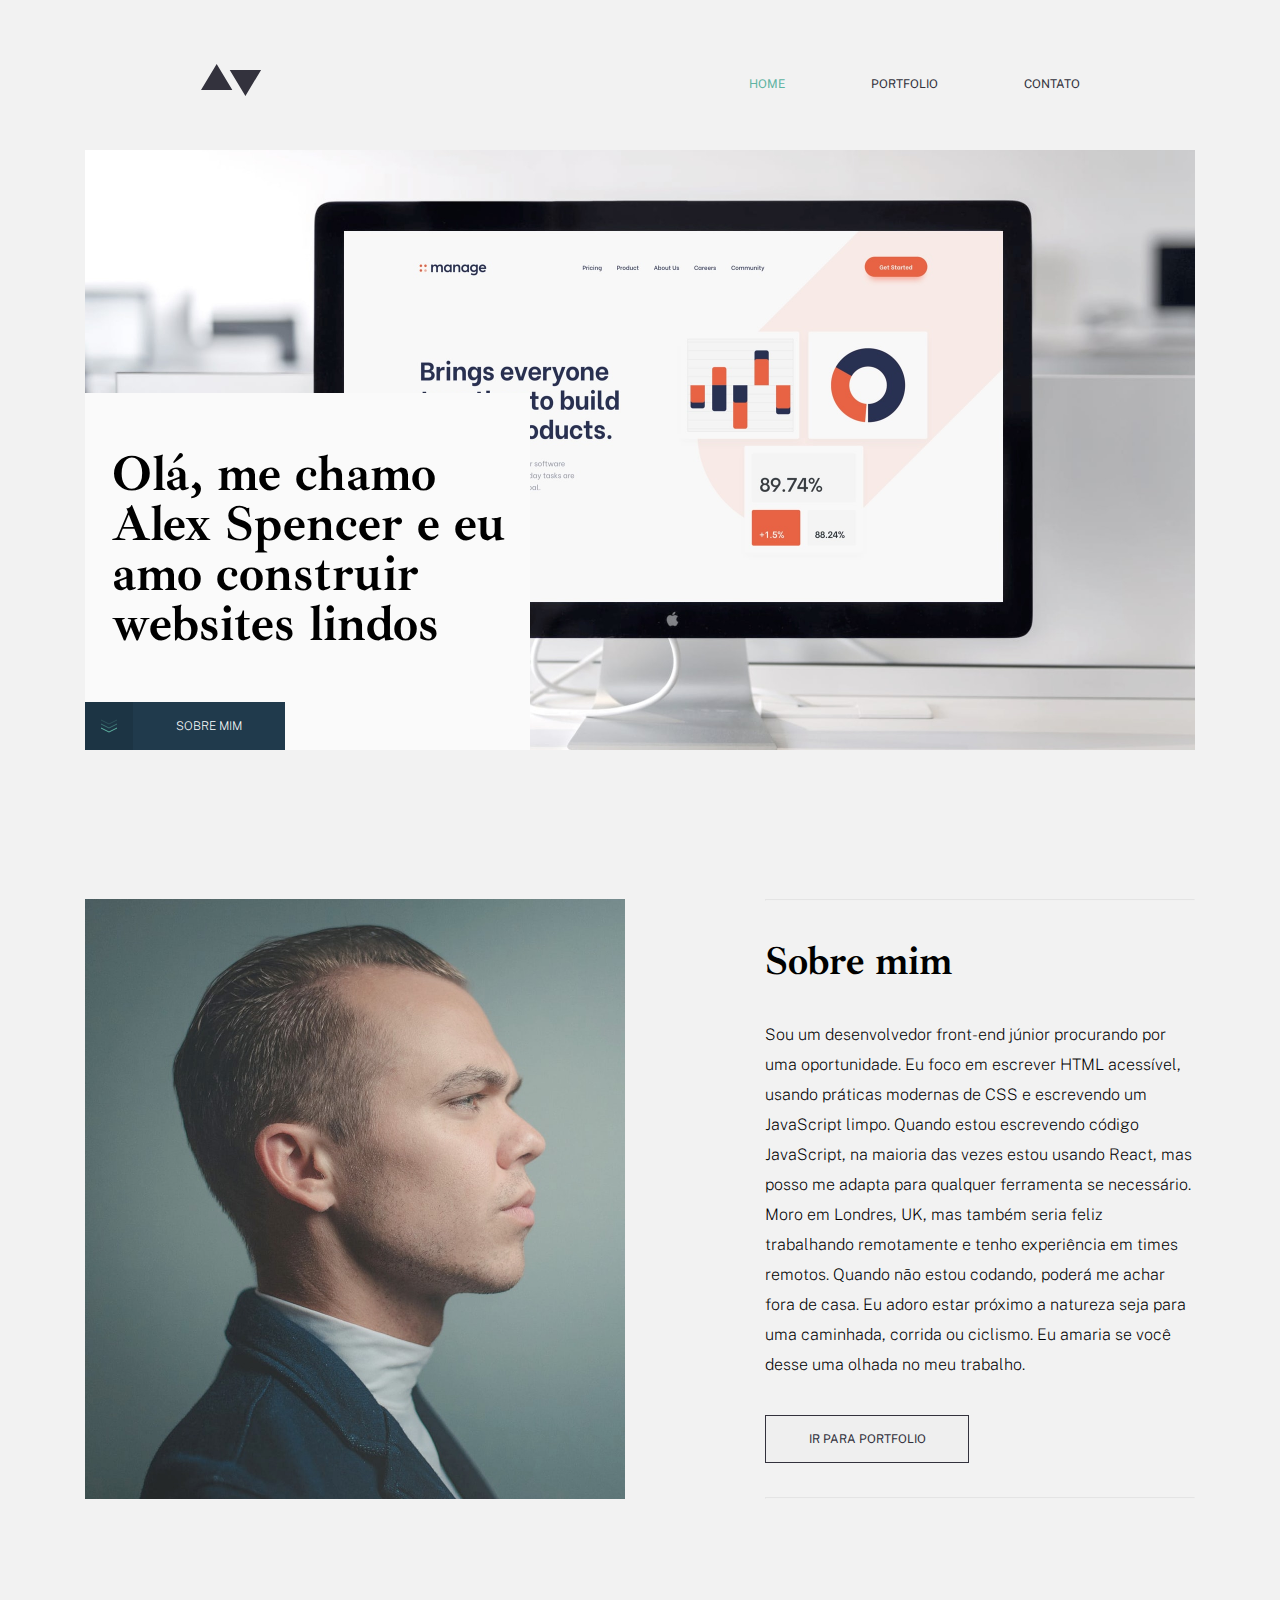
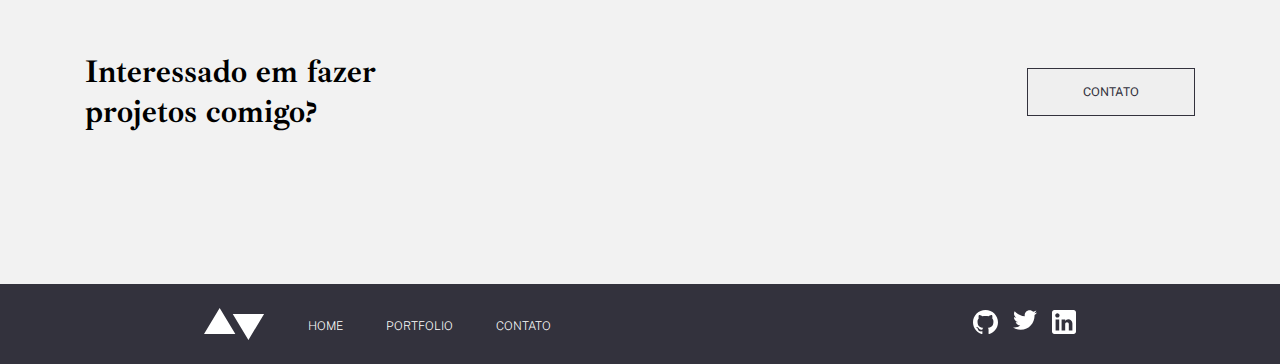
<file: index.html>
<!DOCTYPE html>
<html lang="en">

<head>
    <meta charset="UTF-8">
    <meta http-equiv="X-UA-Compatible" content="IE=edge">
    <meta name="viewport" content="width=device-width, initial-scale=1.0">
    <link rel="preconnect" href="https://fonts.googleapis.com">
    <link rel="preconnect" href="https://fonts.gstatic.com" crossorigin>
    <link
        href="https://fonts.googleapis.com/css2?family=Ibarra+Real+Nova:wght@400;500;600;700&family=Public+Sans:wght@100;200;300;400;500;600;700;800;900&display=swap"
        rel="stylesheet">
    <link rel="stylesheet" href="./css/global.css">
    <link rel="stylesheet" href="./pages/home/style.css">
    <title>Home</title>
</head>

<body>
    <header>
        <div class="logo">
            <img src="./assets/logo-dark.svg">
        </div>
        <nav>
            <ul>
                <li><a href="./index.html" style="color: rgba(95, 180, 162, 1);">HOME</a></li>
                <li><a href="./pages/portfolio/index.html">PORTFOLIO</a></li>
                <li><a href="./pages/contato/index.html">CONTATO</a></li>
            </ul>
        </nav>
    </header>

    <main>
        <div class="principal">
            <div class="box">
                <div class="tittle">
                    <h1>Olá, me chamo Alex Spencer e eu amo construir websites lindos</h1>
                </div>
                <div class="box-button">
                    <a href="#about">
                        <div class="icon">
                            <svg xmlns="http://www.w3.org/2000/svg" width="16" height="14">
                                <g fill="none" fill-rule="evenodd" stroke="#5FB4A2">
                                    <path d="M0 9l8 4 8-4" />
                                    <path opacity=".5" d="M0 5l8 4 8-4" />
                                    <path opacity=".25" d="M0 1l8 4 8-4" />
                                </g>
                            </svg>
                        </div>
                        <div class="text">
                            <span>SOBRE MIM</span>
                        </div>
                    </a>
                </div>
            </div>
        </div>

        <div class="about">
            <div class="photo">
                <img src="./assets/home/image-homepage-profile.jpg">
            </div>
            <div class="sobre-mim">
                <hr>
                <div class="tittle-sobre" id="about">
                    <h2>Sobre mim</h2>
                </div>
                <div class="text-sobre">
                    <span>Sou um desenvolvedor front-end júnior procurando por uma oportunidade. Eu foco em escrever
                        HTML acessível, usando práticas modernas de CSS e escrevendo um JavaScript limpo. Quando estou
                        escrevendo código JavaScript, na maioria das vezes estou usando React, mas posso me adapta para
                        qualquer ferramenta se necessário. Moro em Londres, UK, mas também seria feliz trabalhando
                        remotamente e tenho experiência em times remotos. Quando não estou codando, poderá me achar fora
                        de casa. Eu adoro estar próximo a natureza seja para uma caminhada, corrida ou ciclismo. Eu
                        amaria se você desse uma olhada no meu trabalho.</span>
                </div>
                <a href="../portfolio/index.html">
                    <button class="button-portfolio">
                        IR PARA PORTFOLIO</button>
                </a>

                <hr>
            </div>
        </div>

        <div class="contacts">
            <div class="contact-tittle">
                <h1>Interessado em fazer projetos comigo?</h1>
            </div>
            <a href="../contato/index.html">
                <button class="contact-button">
                    CONTATO
                </button>
            </a>
        </div>
    </main>

    <footer>
        <nav>
            <img src="./assets/logo-light.svg">
            <ul>
                <li><a href="./index.html">HOME</a></li>
                <li><a href="./pages/portfolio/index.html">PORTFOLIO</a></li>
                <li><a href="./pages/contato/index.html">CONTATO</a></li>
            </ul>
        </nav>
        <div class="social">
            <ul>
                <li><a href=""><img src="./assets/icons/github-light.svg"></a></li>
                <li><a href=""><img src="./assets/icons/twitter-light.svg"></a></li>
                <li><a href=""><img src="./assets/icons/linkedin-light.svg"></a></li>
            </ul>
        </div>
    </footer>

</body>

</html>
</file>
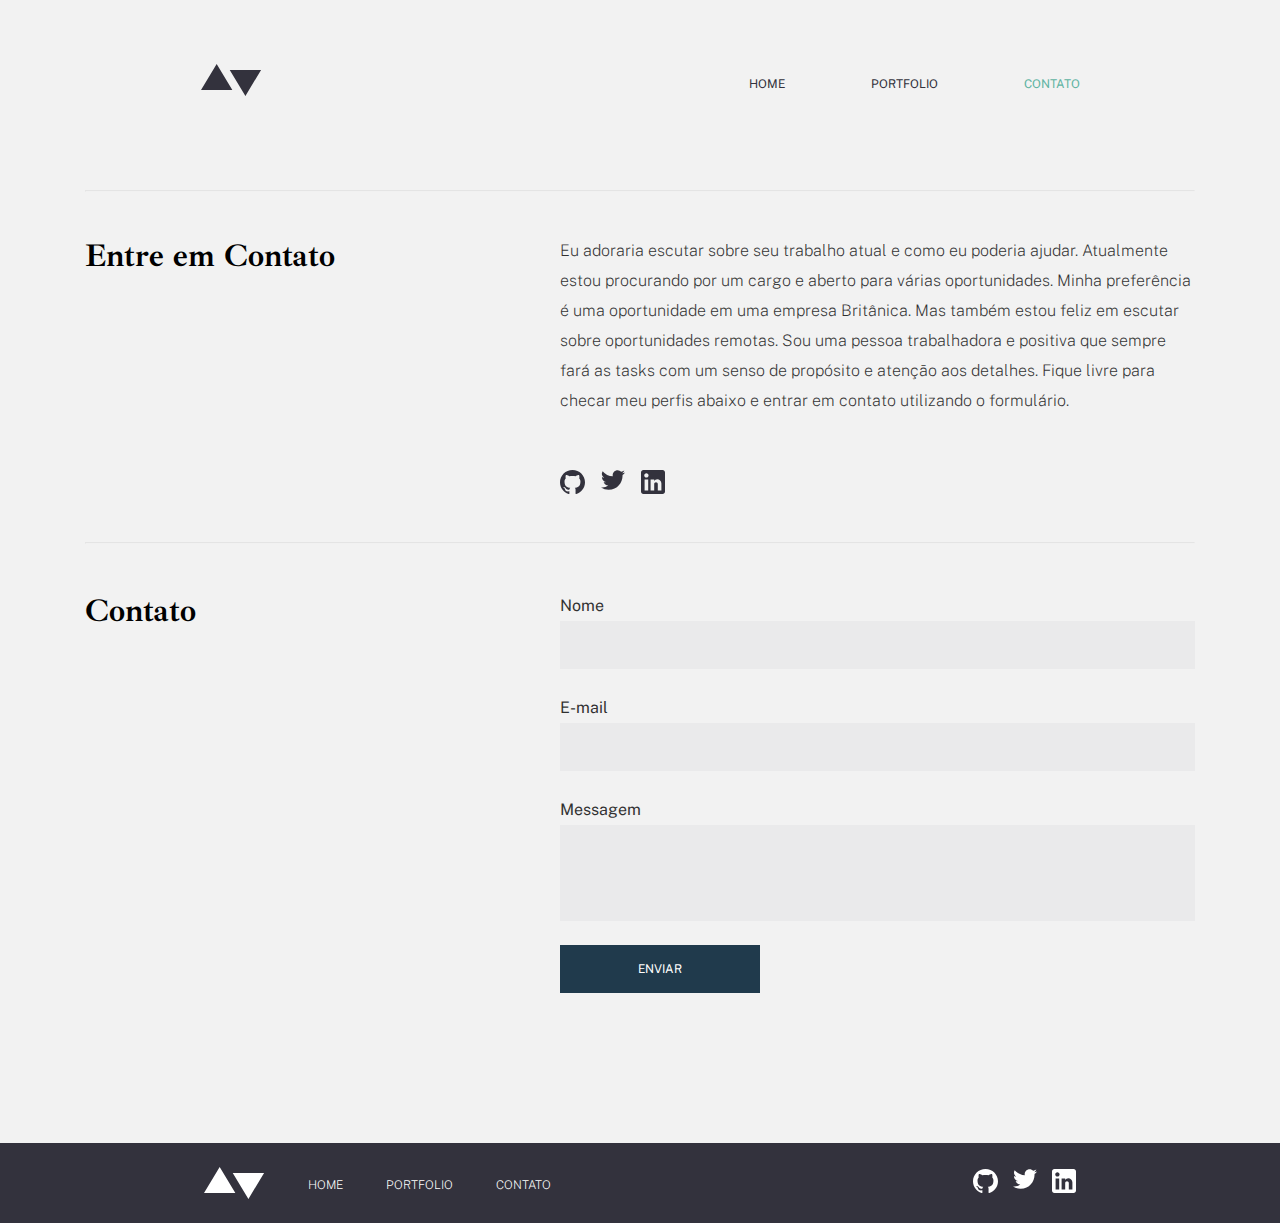
<file: pages/contato/index.html>
<!DOCTYPE html>
<html lang="en">

<head>
    <meta charset="UTF-8">
    <meta http-equiv="X-UA-Compatible" content="IE=edge">
    <meta name="viewport" content="width=device-width, initial-scale=1.0">
    <link rel="preconnect" href="https://fonts.googleapis.com">
    <link rel="preconnect" href="https://fonts.gstatic.com" crossorigin>
    <link
        href="https://fonts.googleapis.com/css2?family=Ibarra+Real+Nova:wght@400;500;600;700&family=Public+Sans:wght@100;200;300;400;500;600;700;800;900&display=swap"
        rel="stylesheet">
    <link rel="stylesheet" href="../../css/global.css">
    <link rel="stylesheet" href="../contato/style.css">
    <title>Contato</title>
</head>

<body>
    <header>
        <div class="logo">
            <img src="../../assets/logo-dark.svg">
        </div>
        <nav>
            <ul>
                <li><a href="../../index.html">HOME</a></li>
                <li><a href="../portfolio/index.html">PORTFOLIO</a></li>
                <li><a href="../contato/index.html" style="color: rgba(95, 180, 162, 1);">CONTATO</a></li>
            </ul>
        </nav>
    </header>

    <main>
        <div class="hero">
            <hr>
            <div class="hero-row">
                <div class="hero-tittle">
                    <h1>Entre em Contato</h1>
                </div>
                <div class="hero-text">
                    <span>Eu adoraria escutar sobre seu trabalho atual e como eu poderia ajudar. Atualmente estou
                        procurando por um cargo e aberto para várias oportunidades. Minha preferência é uma oportunidade
                        em uma empresa Britânica. Mas também estou feliz em escutar sobre oportunidades remotas. Sou uma
                        pessoa trabalhadora e positiva que sempre fará as tasks com um senso de propósito e atenção aos
                        detalhes. Fique livre para checar meu perfis abaixo e entrar em contato utilizando o
                        formulário.</span>
                    <div class="social">
                        <ul>
                            <li><a href=""><img src="../../assets/icons/github-dark.svg"></a></li>
                            <li><a href=""><img src="../../assets/icons/twitter-dark.svg"></a></li>
                            <li><a href=""><img src="../../assets/icons/linkedin-dark.svg"></a></li>
                        </ul>
                    </div>
                </div>
            </div>
            <hr>
        </div>

        <div class="message-box">
            <div class="message-row">
                <div class="message-tittle">
                    <h1>Contato</h1>
                </div>
                <div class="message-input">
                    <div class="message-name">
                        <span>Nome</span>
                        <input>
                    </div>
                    <div class="message-email">
                        <span>E-mail</span>

                        <input>
                    </div>
                    <div class="message-description">
                        <span>Messagem</span>
                        <input class="input-two">
                    </div>
                    <div class="message-button">
                        <a href=""><button>ENVIAR</button></a>
                    </div>
                </div>
            </div>
        </div>
    </main>

    <footer>
        <nav>
            <img src="../../assets/logo-light.svg">
            <ul>
                <li><a href="../../index.html">HOME</a></li>
                <li><a href="../portfolio/index.html">PORTFOLIO</a></li>
                <li><a href="../contato/index.html">CONTATO</a></li>
            </ul>
        </nav>
        <div class="social">
            <ul>
                <li><a href=""><img src="../../assets/icons/github-light.svg"></a></li>
                <li><a href=""><img src="../../assets/icons/twitter-light.svg"></a></li>
                <li><a href=""><img src="../../assets/icons/linkedin-light.svg"></a></li>
            </ul>
        </div>
    </footer>

</body>

</html>
</file>
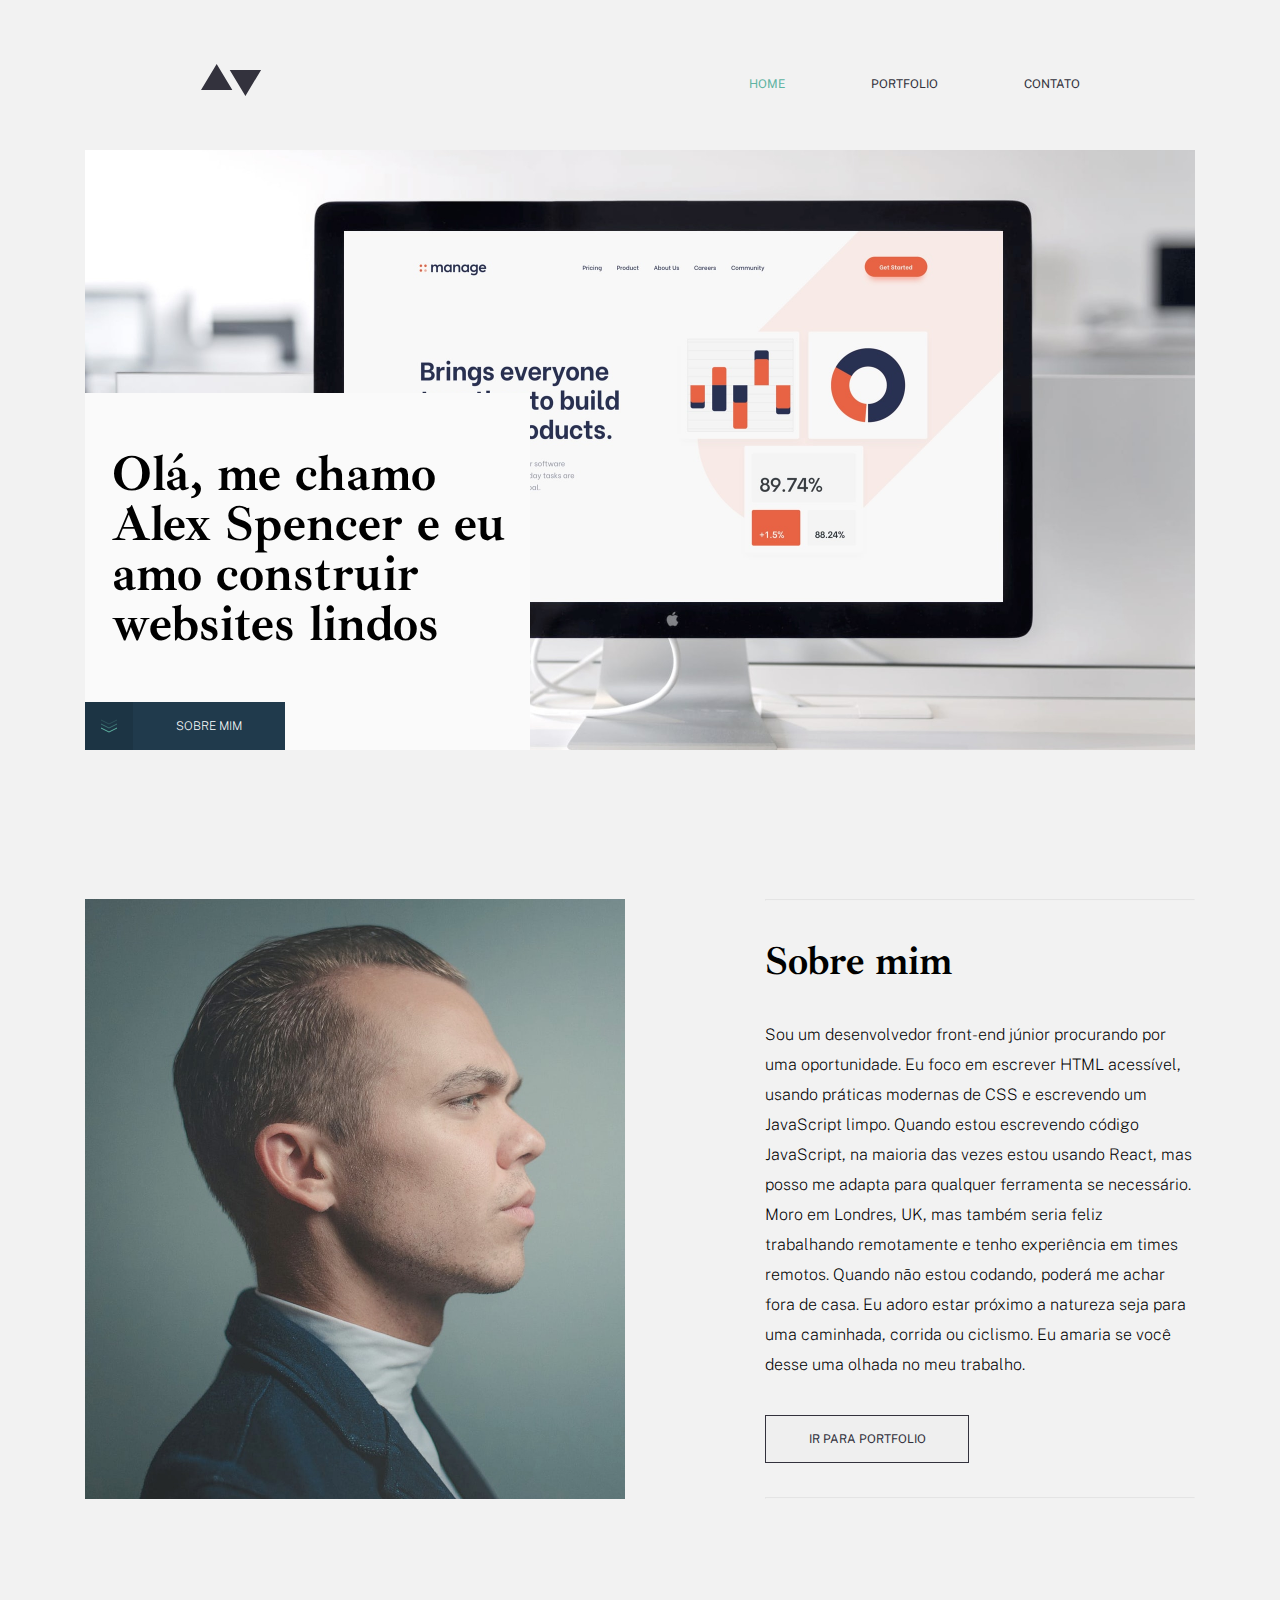
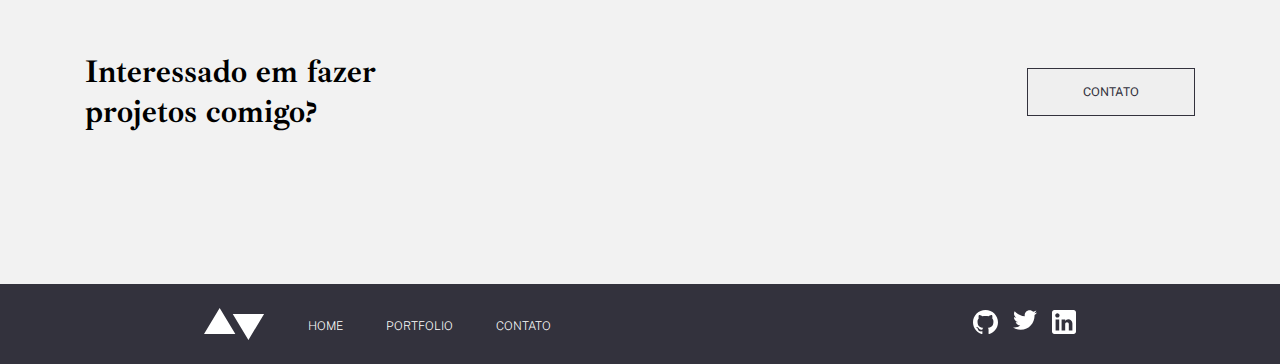
<file: pages/home/index.html>
<!DOCTYPE html>
<html lang="en">

<head>
    <meta charset="UTF-8">
    <meta http-equiv="X-UA-Compatible" content="IE=edge">
    <meta name="viewport" content="width=device-width, initial-scale=1.0">
    <link rel="preconnect" href="https://fonts.googleapis.com">
    <link rel="preconnect" href="https://fonts.gstatic.com" crossorigin>
    <link
        href="https://fonts.googleapis.com/css2?family=Ibarra+Real+Nova:wght@400;500;600;700&family=Public+Sans:wght@100;200;300;400;500;600;700;800;900&display=swap"
        rel="stylesheet">
    <link rel="stylesheet" href="../../css/global.css">
    <link rel="stylesheet" href="../home/style.css">
    <title>Home</title>
</head>

<body>
    <header>
        <div class="logo">
            <img src="../../assets/logo-dark.svg">
        </div>
        <nav>
            <ul>
                <li><a href="../home/index.html" style="color: rgba(95, 180, 162, 1);">HOME</a></li>
                <li><a href="../portfolio/index.html">PORTFOLIO</a></li>
                <li><a href="../contato/index.html">CONTATO</a></li>
            </ul>
        </nav>
    </header>

    <main>
        <div class="principal">
            <div class="box">
                <div class="tittle">
                    <h1>Olá, me chamo Alex Spencer e eu amo construir websites lindos</h1>
                </div>
                <div class="box-button">
                    <a href="#about">
                        <div class="icon">
                            <svg xmlns="http://www.w3.org/2000/svg" width="16" height="14">
                                <g fill="none" fill-rule="evenodd" stroke="#5FB4A2">
                                    <path d="M0 9l8 4 8-4" />
                                    <path opacity=".5" d="M0 5l8 4 8-4" />
                                    <path opacity=".25" d="M0 1l8 4 8-4" />
                                </g>
                            </svg>
                        </div>
                        <div class="text">
                            <span>SOBRE MIM</span>
                        </div>
                    </a>
                </div>
            </div>
        </div>

        <div class="about">
            <div class="photo">
                <img src="../../assets/home/image-homepage-profile.jpg">
            </div>
            <div class="sobre-mim">
                <hr>
                <div class="tittle-sobre" id="about">
                    <h2>Sobre mim</h2>
                </div>
                <div class="text-sobre">
                    <span>Sou um desenvolvedor front-end júnior procurando por uma oportunidade. Eu foco em escrever
                        HTML acessível, usando práticas modernas de CSS e escrevendo um JavaScript limpo. Quando estou
                        escrevendo código JavaScript, na maioria das vezes estou usando React, mas posso me adapta para
                        qualquer ferramenta se necessário. Moro em Londres, UK, mas também seria feliz trabalhando
                        remotamente e tenho experiência em times remotos. Quando não estou codando, poderá me achar fora
                        de casa. Eu adoro estar próximo a natureza seja para uma caminhada, corrida ou ciclismo. Eu
                        amaria se você desse uma olhada no meu trabalho.</span>
                </div>
                <a href="../portfolio/index.html">
                    <button class="button-portfolio">
                        IR PARA PORTFOLIO</button>
                </a>

                <hr>
            </div>
        </div>

        <div class="contacts">
            <div class="contact-tittle">
                <h1>Interessado em fazer projetos comigo?</h1>
            </div>
            <a href="../contato/index.html">
                <button class="contact-button">
                    CONTATO
                </button>
            </a>
        </div>
    </main>

    <footer>
        <nav>
            <img src="../../assets/logo-light.svg">
            <ul>
                <li><a href="../home/index.html">HOME</a></li>
                <li><a href="../portfolio/index.html">PORTFOLIO</a></li>
                <li><a href="../contato/index.html">CONTATO</a></li>
            </ul>
        </nav>
        <div class="social">
            <ul>
                <li><a href=""><img src="../../assets/icons/github-light.svg"></a></li>
                <li><a href=""><img src="../../assets/icons/twitter-light.svg"></a></li>
                <li><a href=""><img src="../../assets/icons/linkedin-light.svg"></a></li>
            </ul>
        </div>
    </footer>

</body>

</html>
</file>
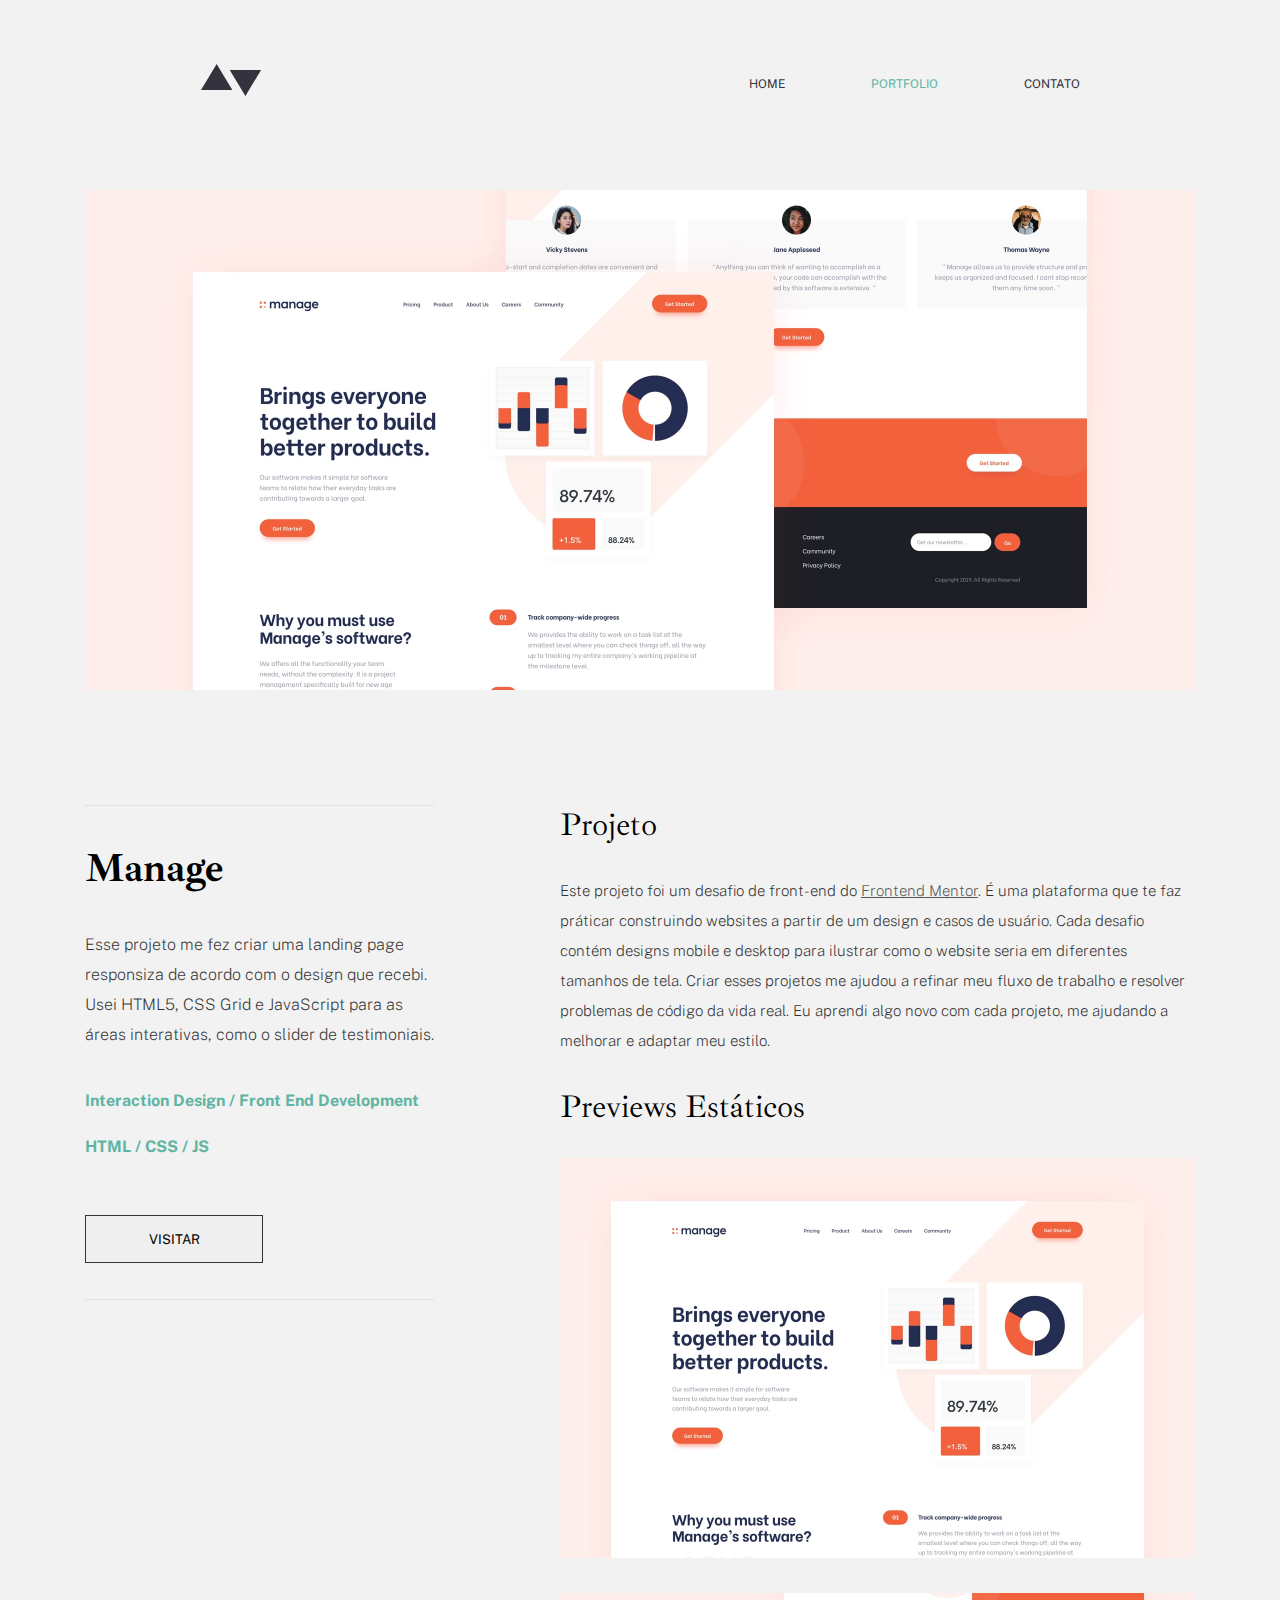
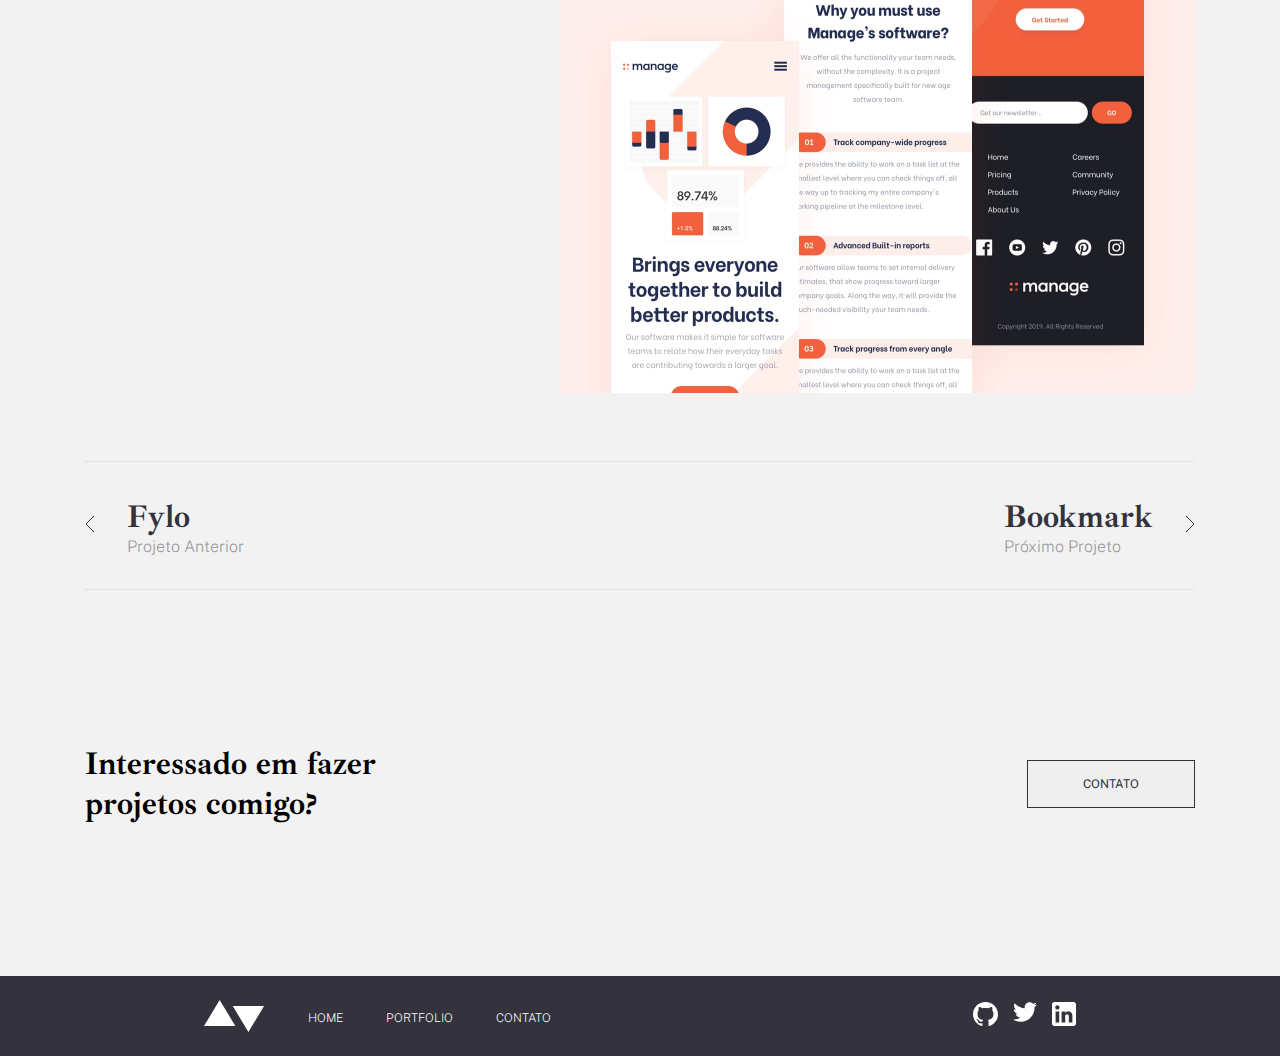
<file: pages/portfolio-01-manage/index.html>
<!DOCTYPE html>
<html lang="en">

<head>
    <meta charset="UTF-8">
    <meta http-equiv="X-UA-Compatible" content="IE=edge">
    <meta name="viewport" content="width=device-width, initial-scale=1.0">
    <link rel="preconnect" href="https://fonts.googleapis.com">
    <link rel="preconnect" href="https://fonts.gstatic.com" crossorigin>
    <link
        href="https://fonts.googleapis.com/css2?family=Ibarra+Real+Nova:wght@400;500;600;700&family=Public+Sans:wght@100;200;300;400;500;600;700;800;900&display=swap"
        rel="stylesheet">
    <link rel="stylesheet" href="../../css/global.css">
    <link rel="stylesheet" href="../portfolio-01-manage/style.css">
    <title>Portfolio - Manage</title>
</head>

<body>
    <header>
        <div class="logo">
            <img src="../../assets/logo-dark.svg">
        </div>
        <nav>
            <ul>
                <li><a href="../../index.html">HOME</a></li>
                <li><a href="../portfolio/index.html" style="color: rgba(95, 180, 162, 1);">PORTFOLIO</a></li>
                <li><a href="../contato/index.html">CONTATO</a></li>
            </ul>
        </nav>
    </header>

    <main>
        <div class="hero">
            <img src="../../assets/portfolio/manage/image-manage-hero.jpg">
        </div>
        <div class="project">
            <div class="project-row">
                <div class="project-first">
                    <hr>
                    <h3>Manage</h3>
                    <span>
                        Esse projeto me fez criar uma landing page responsiza de acordo com o design que recebi. Usei
                        HTML5, CSS Grid e JavaScript para as áreas interativas, como o slider de testimoniais.
                    </span>
                    <div>
                        <p><b>Interaction Design / Front End Development</b></p>
                        <p><b> HTML / CSS / JS</b></p>
                    </div>
                    <a href="../portfolio/index.html"><button>VISITAR</button></a>
                    <hr>
                </div>
                <div class="project-second">
                    <div>
                        <h3>Projeto</h3>
                    </div>
                    <div>
                        <span>
                            Este projeto foi um desafio de front-end do <span
                                style="text-decoration: underline;">Frontend Mentor</span>. É uma plataforma que te faz
                            práticar construindo websites a partir de um design e casos de usuário. Cada desafio contém
                            designs mobile e desktop para ilustrar como o website seria em diferentes tamanhos de tela.
                            Criar esses projetos me ajudou a refinar meu fluxo de trabalho e resolver problemas de
                            código da vida real. Eu aprendi algo novo com cada projeto, me ajudando a melhorar e adaptar
                            meu estilo.
                        </span>
                    </div>
                    <div>
                        <h3>Previews Estáticos</h3>
                    </div>
                    <div>
                        <img src="../../assets/portfolio/manage/image-manage-preview-1.jpg">
                    </div>
                    <div>
                        <img src="../../assets/portfolio/manage/image-manage-preview-2.jpg">
                    </div>
                </div>
            </div>
        </div>
        <div class="passador">
            <hr>
            <div class="passador-row">
                <div class="passador-left">
                    <a href="../portfolio-04-fylo/index.html">
                        <div>
                            <img src="../../assets/icons/arrow-left.svg">
                        </div>
                        <div>
                            <h3>Fylo</h3>
                            <span>Projeto Anterior</span>
                        </div>
                    </a>
                </div>
                <div class="passador-right">
                    <a href="../portfolio-02-bookmark/index.html">
                        <div>
                            <h3>Bookmark</h3>
                            <span>Próximo Projeto</span>
                        </div>
                        <div>
                            <img src="../../assets/icons/arrow-right.svg">
                        </div>
                    </a>
                </div>
            </div>
            <hr>
        </div>
        <div class="contacts">
            <div class="contact-tittle">
                <h1>Interessado em fazer projetos comigo?</h1>
            </div>
            <a href="../contato/index.html">
                <button class="contact-button">
                    CONTATO
                </button>
            </a>
        </div>
    </main>

    <footer>
        <nav>
            <img src="../../assets/logo-light.svg">
            <ul>
                <li><a href="../../index.html">HOME</a></li>
                <li><a href="../portfolio/index.html">PORTFOLIO</a></li>
                <li><a href="../contato/index.html">CONTATO</a></li>
            </ul>
        </nav>
        <div class="social">
            <ul>
                <li><a href=""><img src="../../assets/icons/github-light.svg"></a></li>
                <li><a href=""><img src="../../assets/icons/twitter-light.svg"></a></li>
                <li><a href=""><img src="../../assets/icons/linkedin-light.svg"></a></li>
            </ul>
        </div>
    </footer>
</body>

</html>
</file>
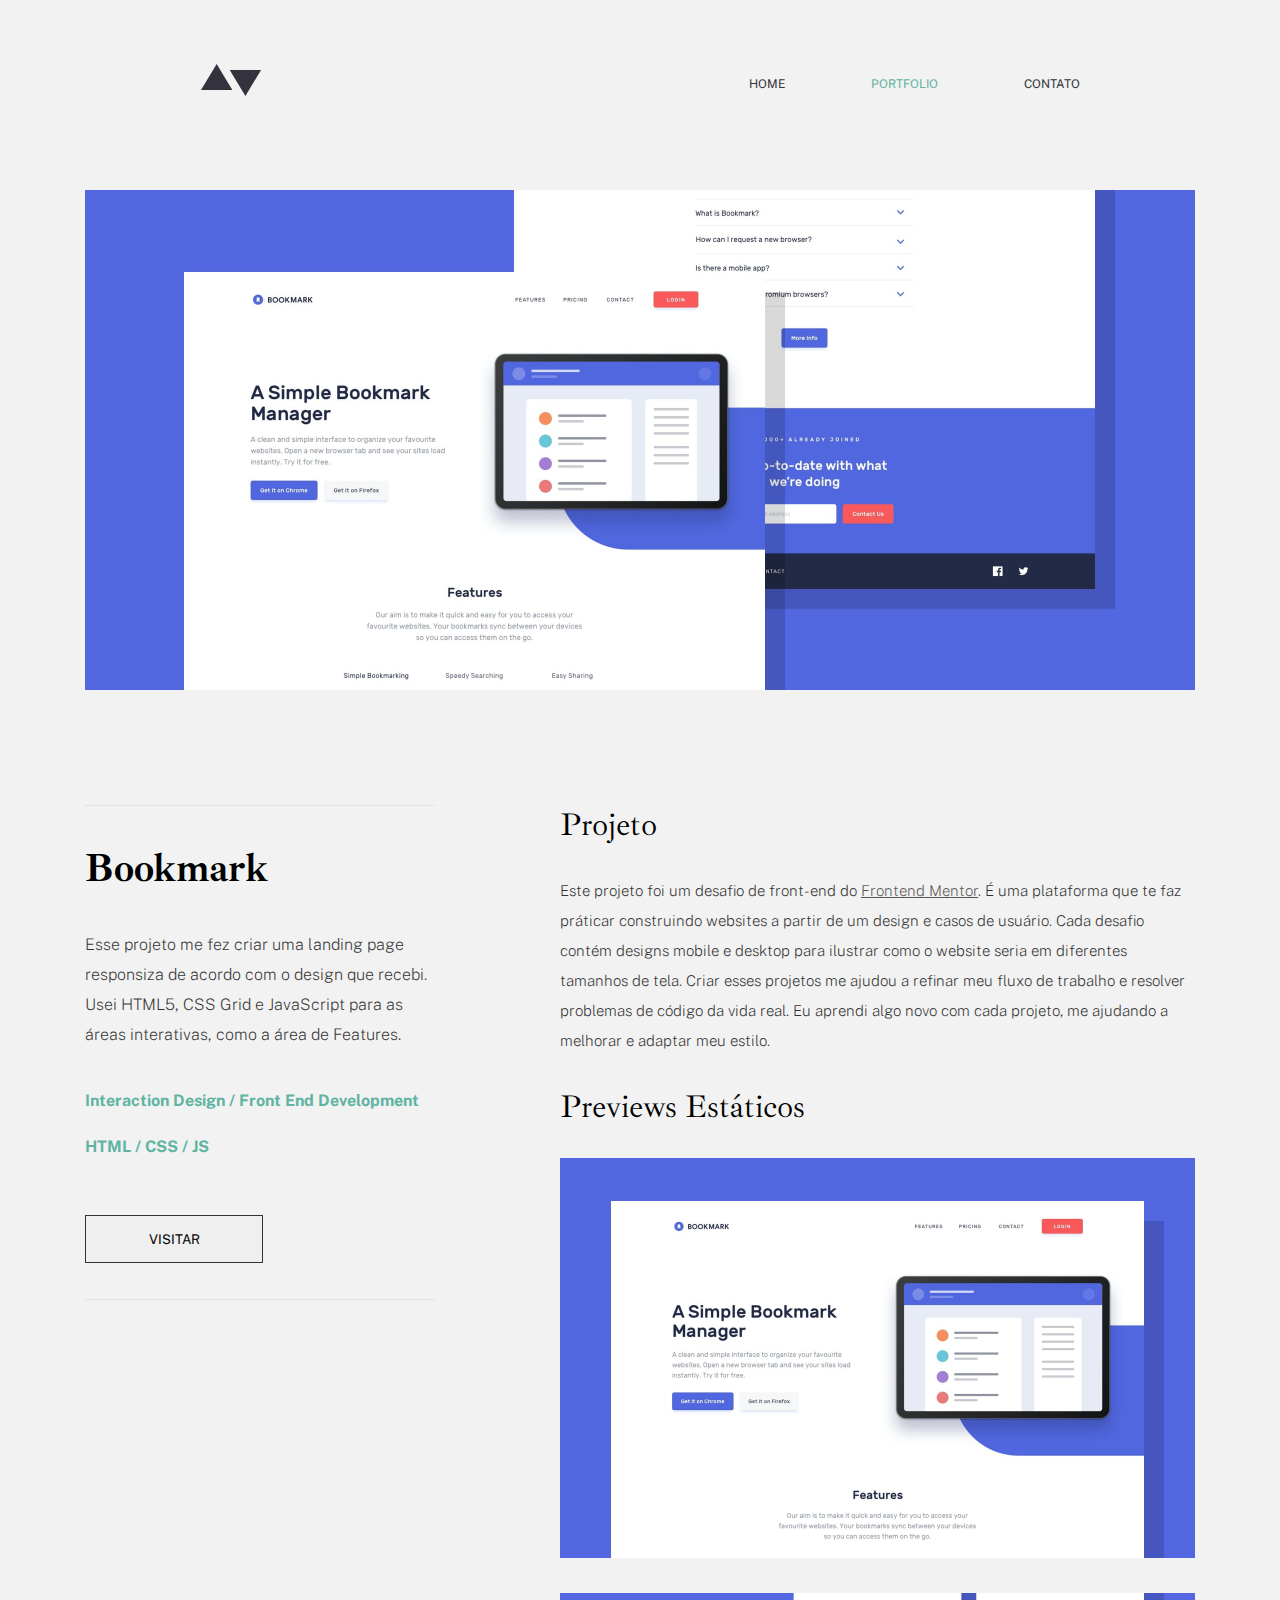
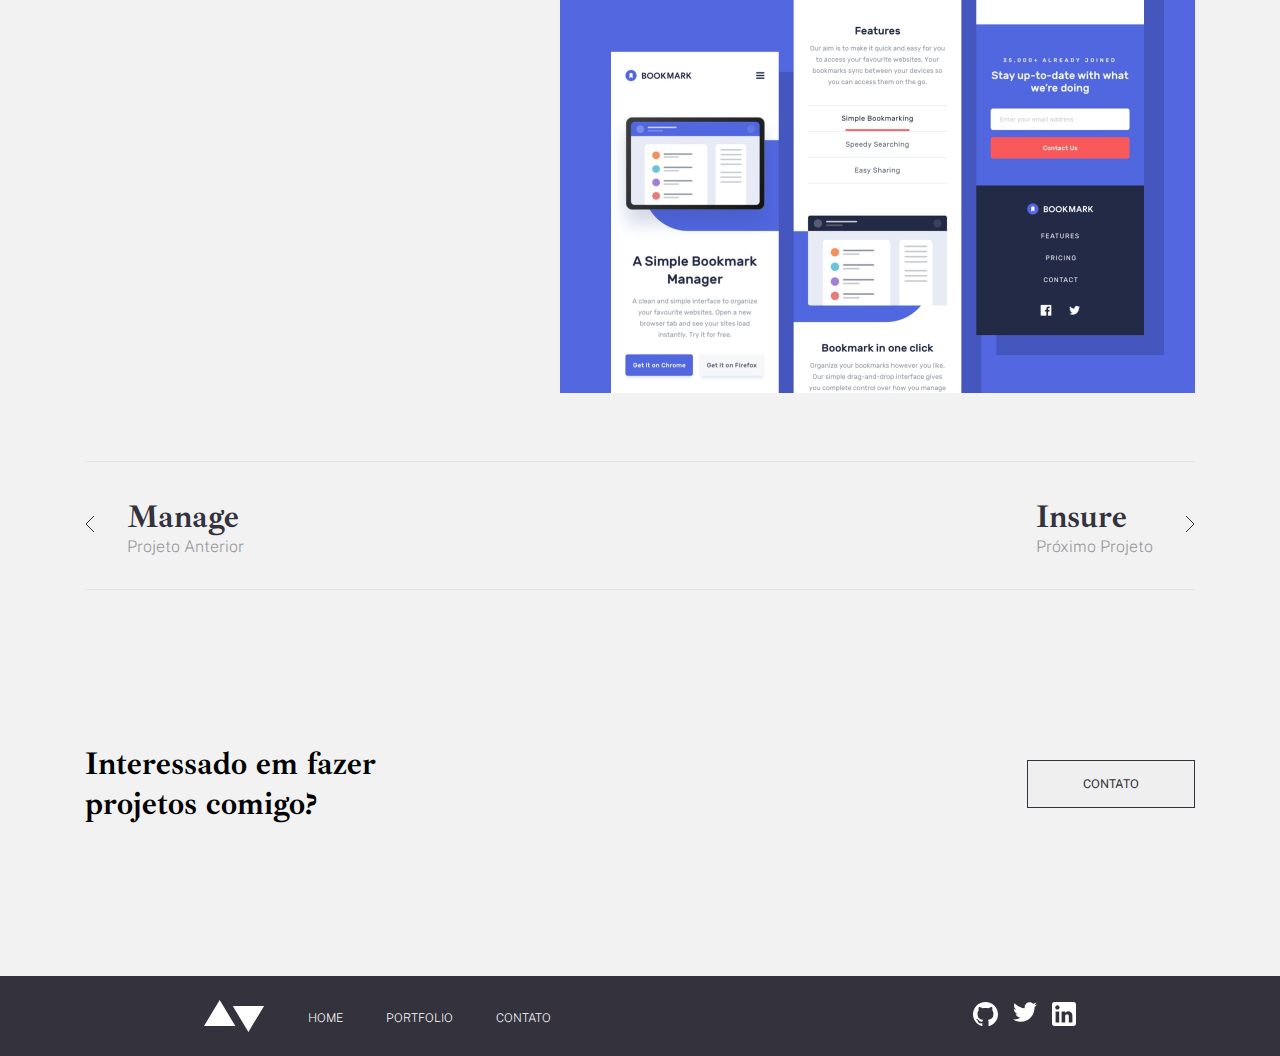
<file: pages/portfolio-02-bookmark/index.html>
<!DOCTYPE html>
<html lang="en">

<head>
    <meta charset="UTF-8">
    <meta http-equiv="X-UA-Compatible" content="IE=edge">
    <meta name="viewport" content="width=device-width, initial-scale=1.0">
    <link rel="preconnect" href="https://fonts.googleapis.com">
    <link rel="preconnect" href="https://fonts.gstatic.com" crossorigin>
    <link
        href="https://fonts.googleapis.com/css2?family=Ibarra+Real+Nova:wght@400;500;600;700&family=Public+Sans:wght@100;200;300;400;500;600;700;800;900&display=swap"
        rel="stylesheet">
    <link rel="stylesheet" href="../../css/global.css">
    <link rel="stylesheet" href="../portfolio-02-bookmark/style.css">
    <title>Portfolio - Bookmark</title>
</head>

<body>
    <header>
        <div class="logo">
            <img src="../../assets/logo-dark.svg">
        </div>
        <nav>
            <ul>
                <li><a href="../../index.html">HOME</a></li>
                <li><a href="../portfolio/index.html" style="color: rgba(95, 180, 162, 1);">PORTFOLIO</a></li>
                <li><a href="../contato/index.html">CONTATO</a></li>
            </ul>
        </nav>
    </header>

    <main>
        <div class="hero">
            <img src="../../assets/portfolio/bookmark/image-bookmark-hero.jpg">
        </div>
        <div class="project">
            <div class="project-row">
                <div class="project-first">
                    <hr>
                    <h3>Bookmark</h3>
                    <span>
                        Esse projeto me fez criar uma landing page responsiza de acordo com o design que recebi. Usei
                        HTML5, CSS Grid e JavaScript para as áreas interativas, como a área de Features.
                    </span>
                    <div>
                        <p><b>Interaction Design / Front End Development</b></p>
                        <p><b> HTML / CSS / JS</b></p>
                    </div>
                    <a href="../portfolio/index.html"><button>VISITAR</button></a>
                    <hr>
                </div>
                <div class="project-second">
                    <div>
                        <h3>Projeto</h3>
                    </div>
                    <div>
                        <span>
                            Este projeto foi um desafio de front-end do <span
                                style="text-decoration: underline;">Frontend Mentor</span>. É uma plataforma que te faz
                            práticar construindo websites a partir de um design e casos de usuário. Cada desafio contém
                            designs mobile e desktop para ilustrar como o website seria em diferentes tamanhos de tela.
                            Criar esses projetos me ajudou a refinar meu fluxo de trabalho e resolver problemas de
                            código da vida real. Eu aprendi algo novo com cada projeto, me ajudando a melhorar e adaptar
                            meu estilo.
                        </span>
                    </div>
                    <div>
                        <h3>Previews Estáticos</h3>
                    </div>
                    <div>
                        <img src="../../assets/portfolio/bookmark/image-bookmark-preview-1.jpg">
                    </div>
                    <div>
                        <img src="../../assets/portfolio/bookmark/image-bookmark-preview-2.jpg">
                    </div>
                </div>
            </div>
        </div>
        <div class="passador">
            <hr>
            <div class="passador-row">
                <div class="passador-left">
                    <a href="../portfolio-01-manage/index.html">
                        <div>
                            <img src="../../assets/icons/arrow-left.svg">
                        </div>
                        <div>
                            <h3>Manage</h3>
                            <span>Projeto Anterior</span>
                        </div>
                    </a>
                </div>
                <div class="passador-right">
                    <a href="../portfolio-03-insure/index.html">
                        <div>
                            <h3>Insure</h3>
                            <span>Próximo Projeto</span>
                        </div>
                        <div>
                            <img src="../../assets/icons/arrow-right.svg">
                        </div>
                    </a>
                </div>
            </div>
            <hr>
        </div>
        <div class="contacts">
            <div class="contact-tittle">
                <h1>Interessado em fazer projetos comigo?</h1>
            </div>
            <a href="../contato/index.html">
                <button class="contact-button">
                    CONTATO
                </button>
            </a>
        </div>
    </main>

    <footer>
        <nav>
            <img src="../../assets/logo-light.svg">
            <ul>
                <li><a href="../../index.html">HOME</a></li>
                <li><a href="../portfolio/index.html">PORTFOLIO</a></li>
                <li><a href="../contato/index.html">CONTATO</a></li>
            </ul>
        </nav>
        <div class="social">
            <ul>
                <li><a href=""><img src="../../assets/icons/github-light.svg"></a></li>
                <li><a href=""><img src="../../assets/icons/twitter-light.svg"></a></li>
                <li><a href=""><img src="../../assets/icons/linkedin-light.svg"></a></li>
            </ul>
        </div>
    </footer>
</body>

</html>
</file>
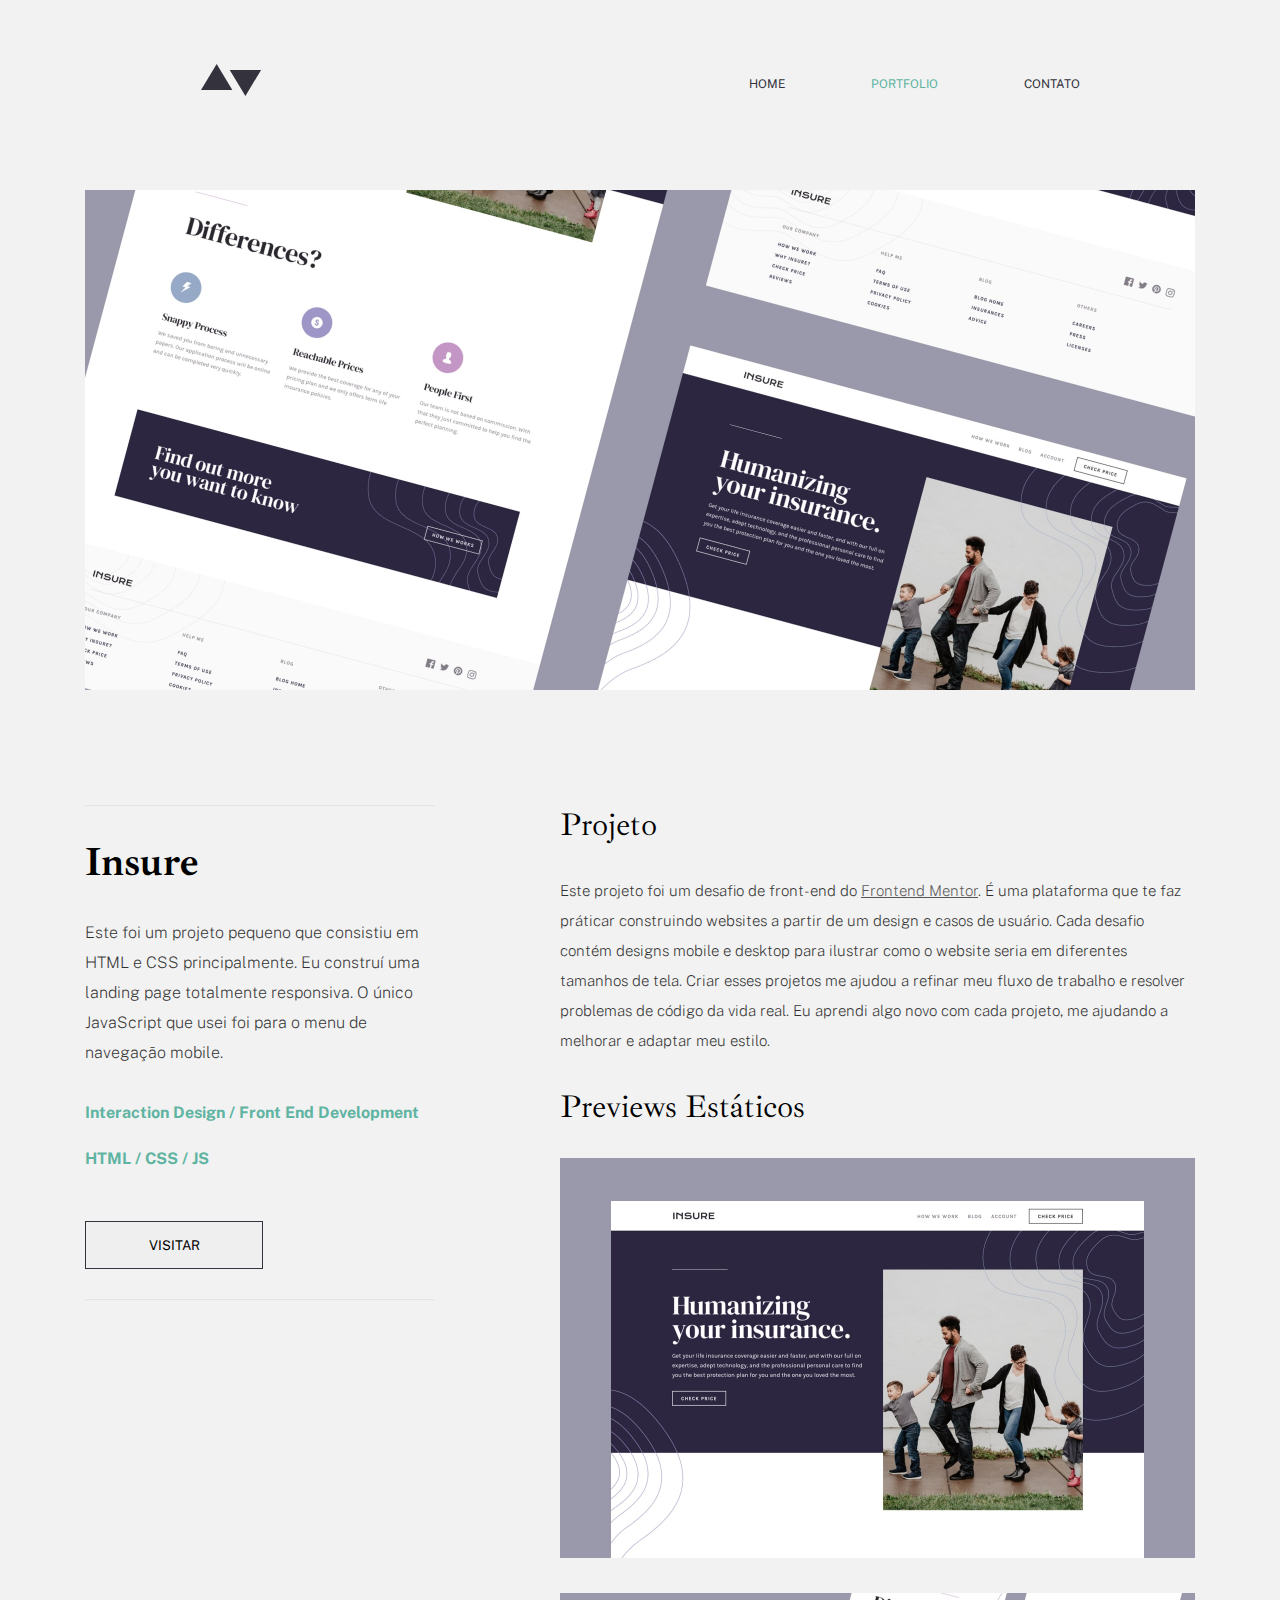
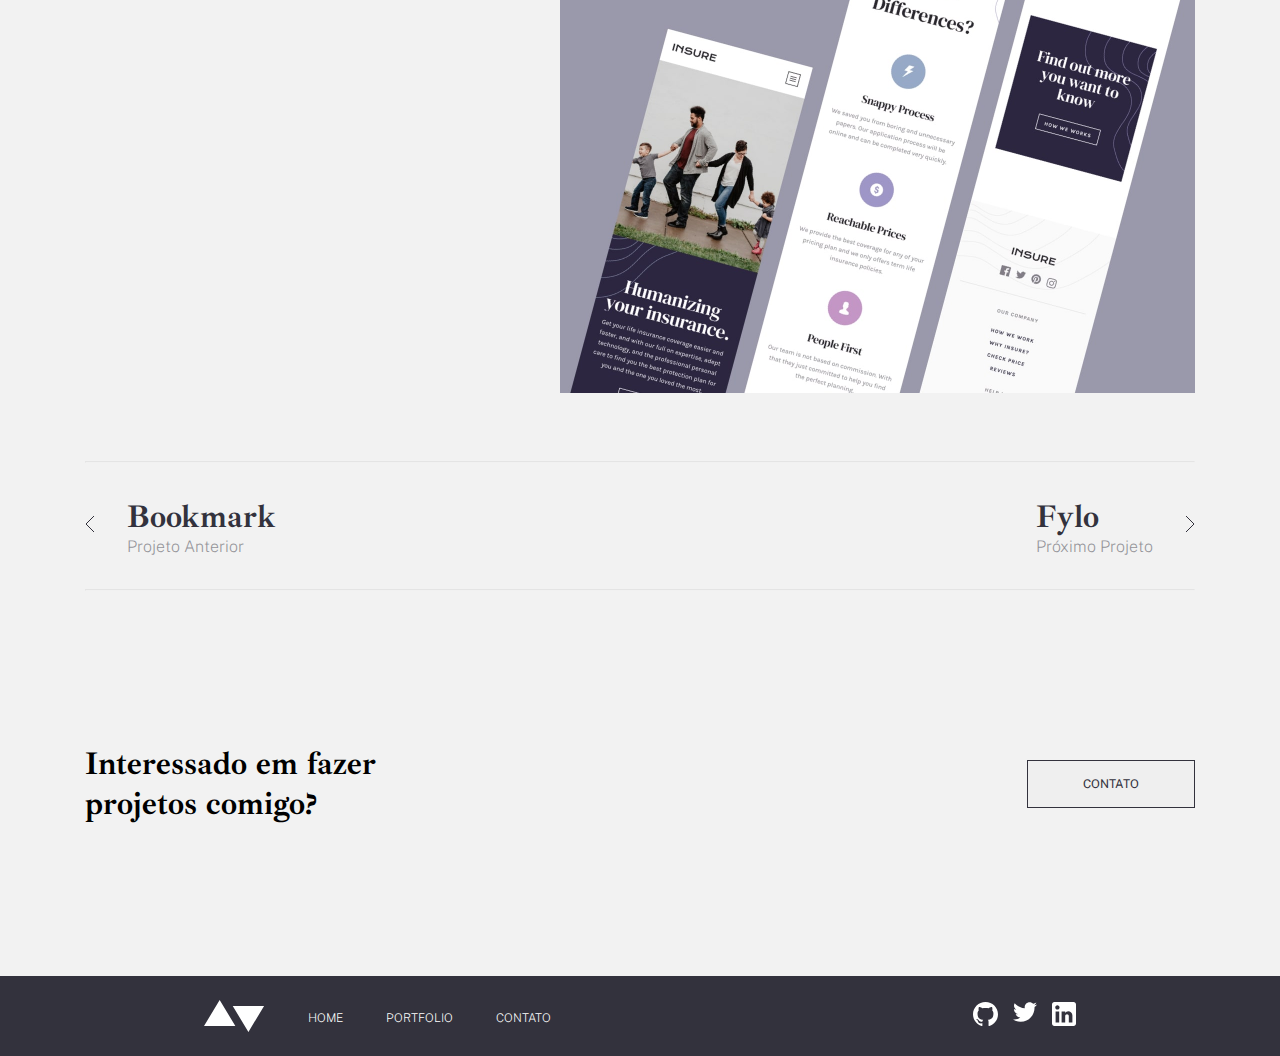
<file: pages/portfolio-03-insure/index.html>
<!DOCTYPE html>
<html lang="en">

<head>
    <meta charset="UTF-8">
    <meta http-equiv="X-UA-Compatible" content="IE=edge">
    <meta name="viewport" content="width=device-width, initial-scale=1.0">
    <link rel="preconnect" href="https://fonts.googleapis.com">
    <link rel="preconnect" href="https://fonts.gstatic.com" crossorigin>
    <link
        href="https://fonts.googleapis.com/css2?family=Ibarra+Real+Nova:wght@400;500;600;700&family=Public+Sans:wght@100;200;300;400;500;600;700;800;900&display=swap"
        rel="stylesheet">
    <link rel="stylesheet" href="../../css/global.css">
    <link rel="stylesheet" href="../portfolio-03-insure/style.css">
    <title>Portfolio - Insure</title>
</head>

<body>
    <header>
        <div class="logo">
            <img src="../../assets/logo-dark.svg">
        </div>
        <nav>
            <ul>
                <li><a href="../../index.html">HOME</a></li>
                <li><a href="../portfolio/index.html" style="color: rgba(95, 180, 162, 1);">PORTFOLIO</a></li>
                <li><a href="../contato/index.html">CONTATO</a></li>
            </ul>
        </nav>
    </header>

    <main>
        <div class="hero">
            <img src="../../assets/portfolio/insure/image-insure-hero.jpg">
        </div>
        <div class="project">
            <div class="project-row">
                <div class="project-first">
                    <hr>
                    <h3>Insure</h3>
                    <span>
                        Este foi um projeto pequeno que consistiu em HTML e CSS principalmente. Eu construí uma landing
                        page totalmente responsiva. O único JavaScript que usei foi para o menu de navegação mobile.
                    </span>
                    <div>
                        <p><b>Interaction Design / Front End Development</b></p>
                        <p><b> HTML / CSS / JS</b></p>
                    </div>
                    <a href="../portfolio/index.html"><button>VISITAR</button></a>
                    <hr>
                </div>
                <div class="project-second">
                    <div>
                        <h3>Projeto</h3>
                    </div>
                    <div>
                        <span>
                            Este projeto foi um desafio de front-end do <span
                                style="text-decoration: underline;">Frontend Mentor</span>. É uma plataforma que te faz
                            práticar construindo websites a partir de um design e casos de usuário. Cada desafio contém
                            designs mobile e desktop para ilustrar como o website seria em diferentes tamanhos de tela.
                            Criar esses projetos me ajudou a refinar meu fluxo de trabalho e resolver problemas de
                            código da vida real. Eu aprendi algo novo com cada projeto, me ajudando a melhorar e adaptar
                            meu estilo.
                        </span>
                    </div>
                    <div>
                        <h3>Previews Estáticos</h3>
                    </div>
                    <div>
                        <img src="../../assets/portfolio/insure/image-insure-preview-1.jpg">
                    </div>
                    <div>
                        <img src="../../assets/portfolio/insure/image-insure-preview-2.jpg">
                    </div>
                </div>
            </div>
        </div>
        <div class="passador">
            <hr>
            <div class="passador-row">
                <div class="passador-left">
                    <a href="../portfolio-02-bookmark/index.html">
                        <div>
                            <img src="../../assets/icons/arrow-left.svg">
                        </div>
                        <div>
                            <h3>Bookmark</h3>
                            <span>Projeto Anterior</span>
                        </div>
                    </a>
                </div>
                <div class="passador-right">
                    <a href="../portfolio-04-fylo/index.html">
                        <div>
                            <h3>Fylo</h3>
                            <span>Próximo Projeto</span>
                        </div>
                        <div>
                            <img src="../../assets/icons/arrow-right.svg">
                        </div>
                    </a>
                </div>
            </div>
            <hr>
        </div>
        <div class="contacts">
            <div class="contact-tittle">
                <h1>Interessado em fazer projetos comigo?</h1>
            </div>
            <a href="../contato/index.html">
                <button class="contact-button">
                    CONTATO
                </button>
            </a>
        </div>
    </main>

    <footer>
        <nav>
            <img src="../../assets/logo-light.svg">
            <ul>
                <li><a href="../../index.html">HOME</a></li>
                <li><a href="../portfolio/index.html">PORTFOLIO</a></li>
                <li><a href="../contato/index.html">CONTATO</a></li>
            </ul>
        </nav>
        <div class="social">
            <ul>
                <li><a href=""><img src="../../assets/icons/github-light.svg"></a></li>
                <li><a href=""><img src="../../assets/icons/twitter-light.svg"></a></li>
                <li><a href=""><img src="../../assets/icons/linkedin-light.svg"></a></li>
            </ul>
        </div>
    </footer>
</body>

</html>
</file>
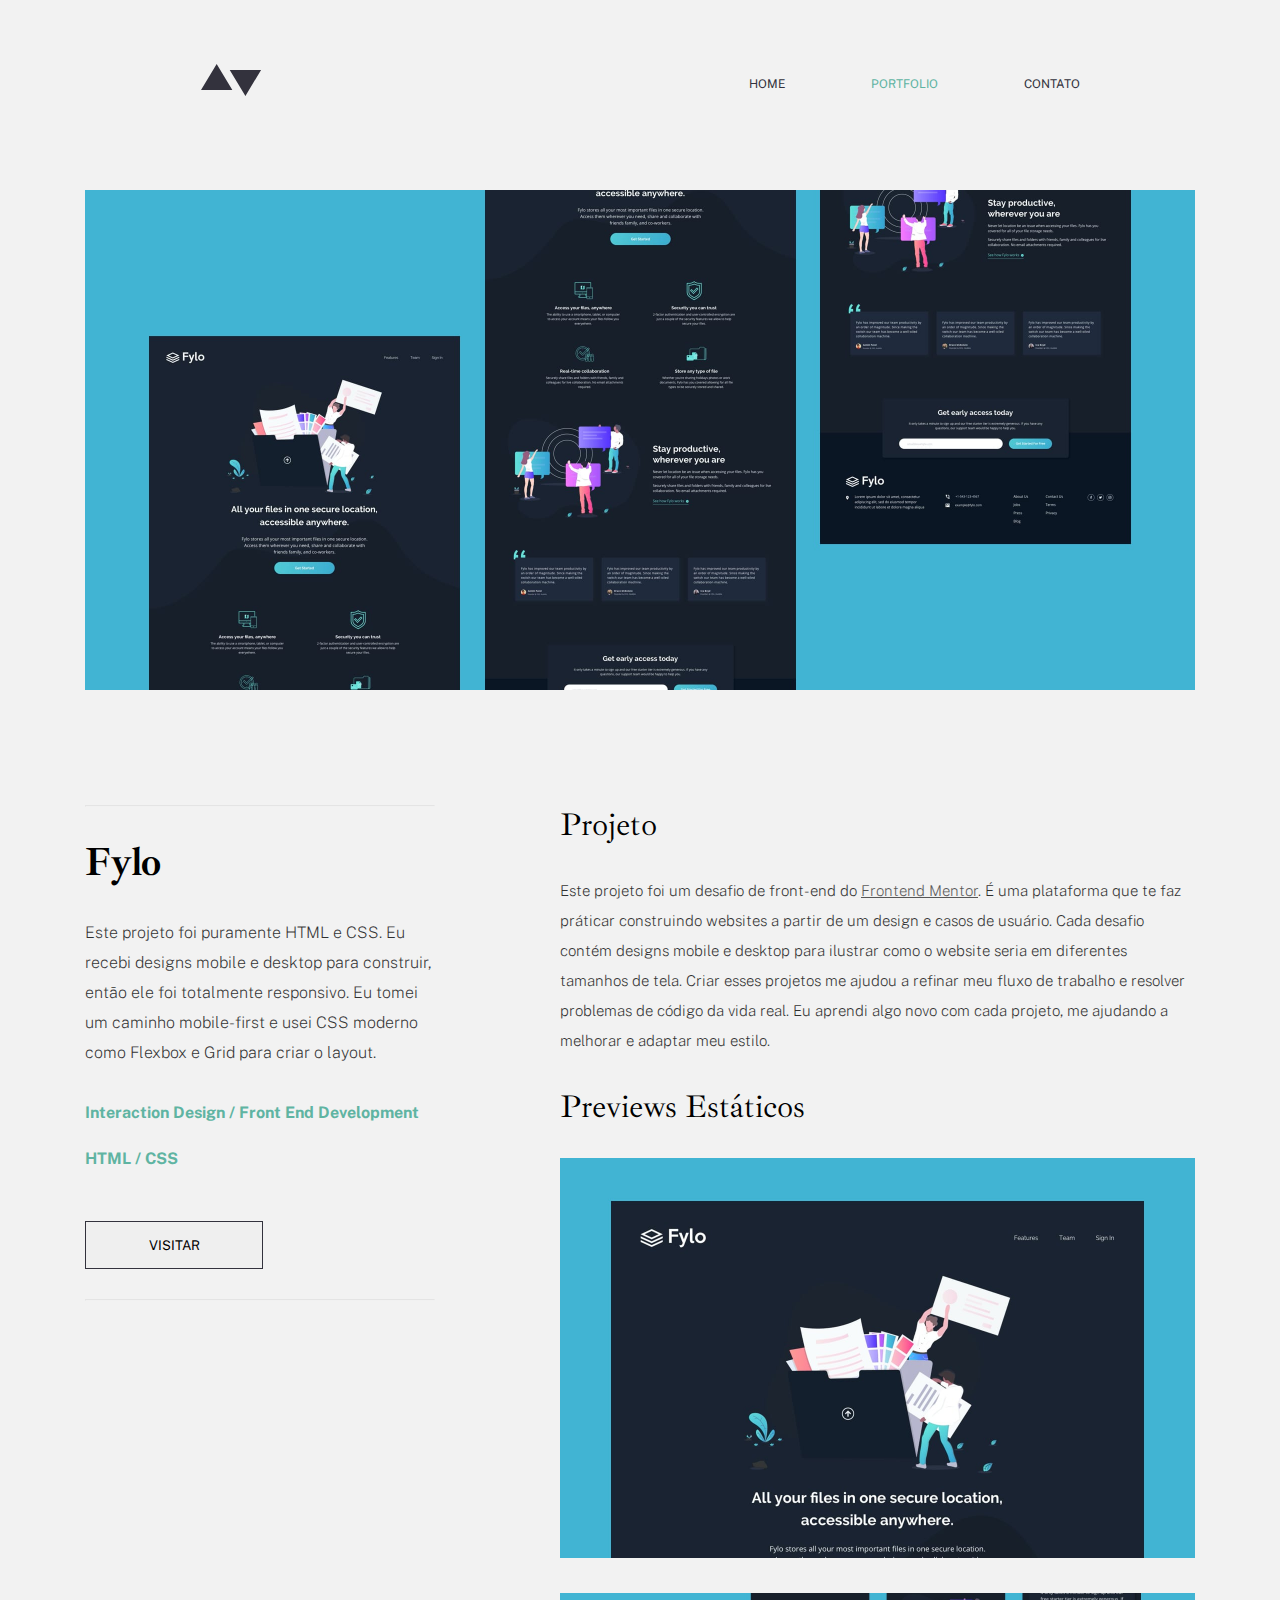
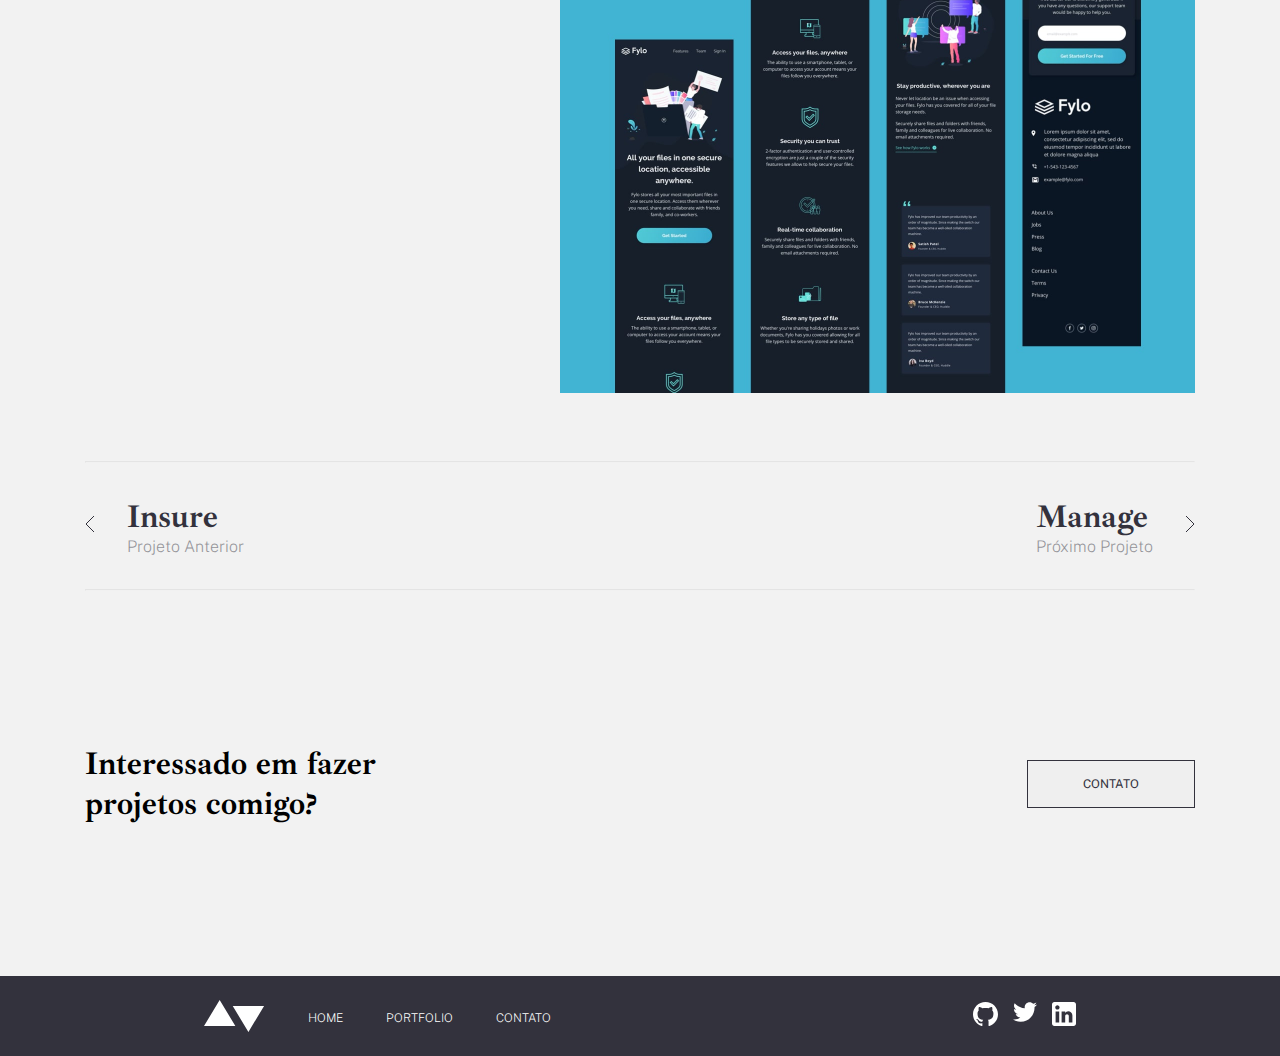
<file: pages/portfolio-04-fylo/index.html>
<!DOCTYPE html>
<html lang="en">

<head>
    <meta charset="UTF-8">
    <meta http-equiv="X-UA-Compatible" content="IE=edge">
    <meta name="viewport" content="width=device-width, initial-scale=1.0">
    <link rel="preconnect" href="https://fonts.googleapis.com">
    <link rel="preconnect" href="https://fonts.gstatic.com" crossorigin>
    <link
        href="https://fonts.googleapis.com/css2?family=Ibarra+Real+Nova:wght@400;500;600;700&family=Public+Sans:wght@100;200;300;400;500;600;700;800;900&display=swap"
        rel="stylesheet">
    <link rel="stylesheet" href="../../css/global.css">
    <link rel="stylesheet" href="../portfolio-04-fylo/style.css">
    <title>Portfolio - Fylo</title>
</head>

<body>
    <header>
        <div class="logo">
            <img src="../../assets/logo-dark.svg">
        </div>
        <nav>
            <ul>
                <li><a href="../../index.html">HOME</a></li>
                <li><a href="../portfolio/index.html" style="color: rgba(95, 180, 162, 1);">PORTFOLIO</a></li>
                <li><a href="../contato/index.html">CONTATO</a></li>
            </ul>
        </nav>
    </header>

    <main>
        <div class="hero">
            <img src="../../assets/portfolio/fylo/image-fylo-hero.jpg">
        </div>
        <div class="project">
            <div class="project-row">
                <div class="project-first">
                    <hr>
                    <h3>Fylo</h3>
                    <span>
                        Este projeto foi puramente HTML e CSS. Eu recebi designs mobile e desktop para construir, então
                        ele foi totalmente responsivo. Eu tomei um caminho mobile-first e usei CSS moderno como Flexbox
                        e Grid para criar o layout.
                    </span>
                    <div>
                        <p><b>Interaction Design / Front End Development</b></p>
                        <p><b> HTML / CSS</b></p>
                    </div>
                    <a href="../portfolio/index.html"><button>VISITAR</button></a>
                    <hr>
                </div>
                <div class="project-second">
                    <div>
                        <h3>Projeto</h3>
                    </div>
                    <div>
                        <span>
                            Este projeto foi um desafio de front-end do <span
                                style="text-decoration: underline;">Frontend Mentor</span>. É uma plataforma que te faz
                            práticar construindo websites a partir de um design e casos de usuário. Cada desafio contém
                            designs mobile e desktop para ilustrar como o website seria em diferentes tamanhos de tela.
                            Criar esses projetos me ajudou a refinar meu fluxo de trabalho e resolver problemas de
                            código da vida real. Eu aprendi algo novo com cada projeto, me ajudando a melhorar e adaptar
                            meu estilo.
                        </span>
                    </div>
                    <div>
                        <h3>Previews Estáticos</h3>
                    </div>
                    <div>
                        <img src="../../assets/portfolio/fylo/image-fylo-preview-1.jpg">
                    </div>
                    <div>
                        <img src="../../assets/portfolio/fylo/image-fylo-preview-2.jpg">
                    </div>
                </div>
            </div>
        </div>
        <div class="passador">
            <hr>
            <div class="passador-row">
                <div class="passador-left">
                    <a href="../portfolio-03-insure/index.html">
                        <div>
                            <img src="../../assets/icons/arrow-left.svg">
                        </div>
                        <div>
                            <h3>Insure</h3>
                            <span>Projeto Anterior</span>
                        </div>
                    </a>
                </div>
                <div class="passador-right">
                    <a href="../portfolio-01-manage/index.html">
                        <div>
                            <h3>Manage</h3>
                            <span>Próximo Projeto</span>
                        </div>
                        <div>
                            <img src="../../assets/icons/arrow-right.svg">
                        </div>
                    </a>
                </div>
            </div>
            <hr>
        </div>
        <div class="contacts">
            <div class="contact-tittle">
                <h1>Interessado em fazer projetos comigo?</h1>
            </div>
            <a href="../contato/index.html">
                <button class="contact-button">
                    CONTATO
                </button>
            </a>
        </div>
    </main>

    <footer>
        <nav>
            <img src="../../assets/logo-light.svg">
            <ul>
                <li><a href="../../index.html">HOME</a></li>
                <li><a href="../portfolio/index.html">PORTFOLIO</a></li>
                <li><a href="../contato/index.html">CONTATO</a></li>
            </ul>
        </nav>
        <div class="social">
            <ul>
                <li><a href=""><img src="../../assets/icons/github-light.svg"></a></li>
                <li><a href=""><img src="../../assets/icons/twitter-light.svg"></a></li>
                <li><a href=""><img src="../../assets/icons/linkedin-light.svg"></a></li>
            </ul>
        </div>
    </footer>
</body>

</html>
</file>
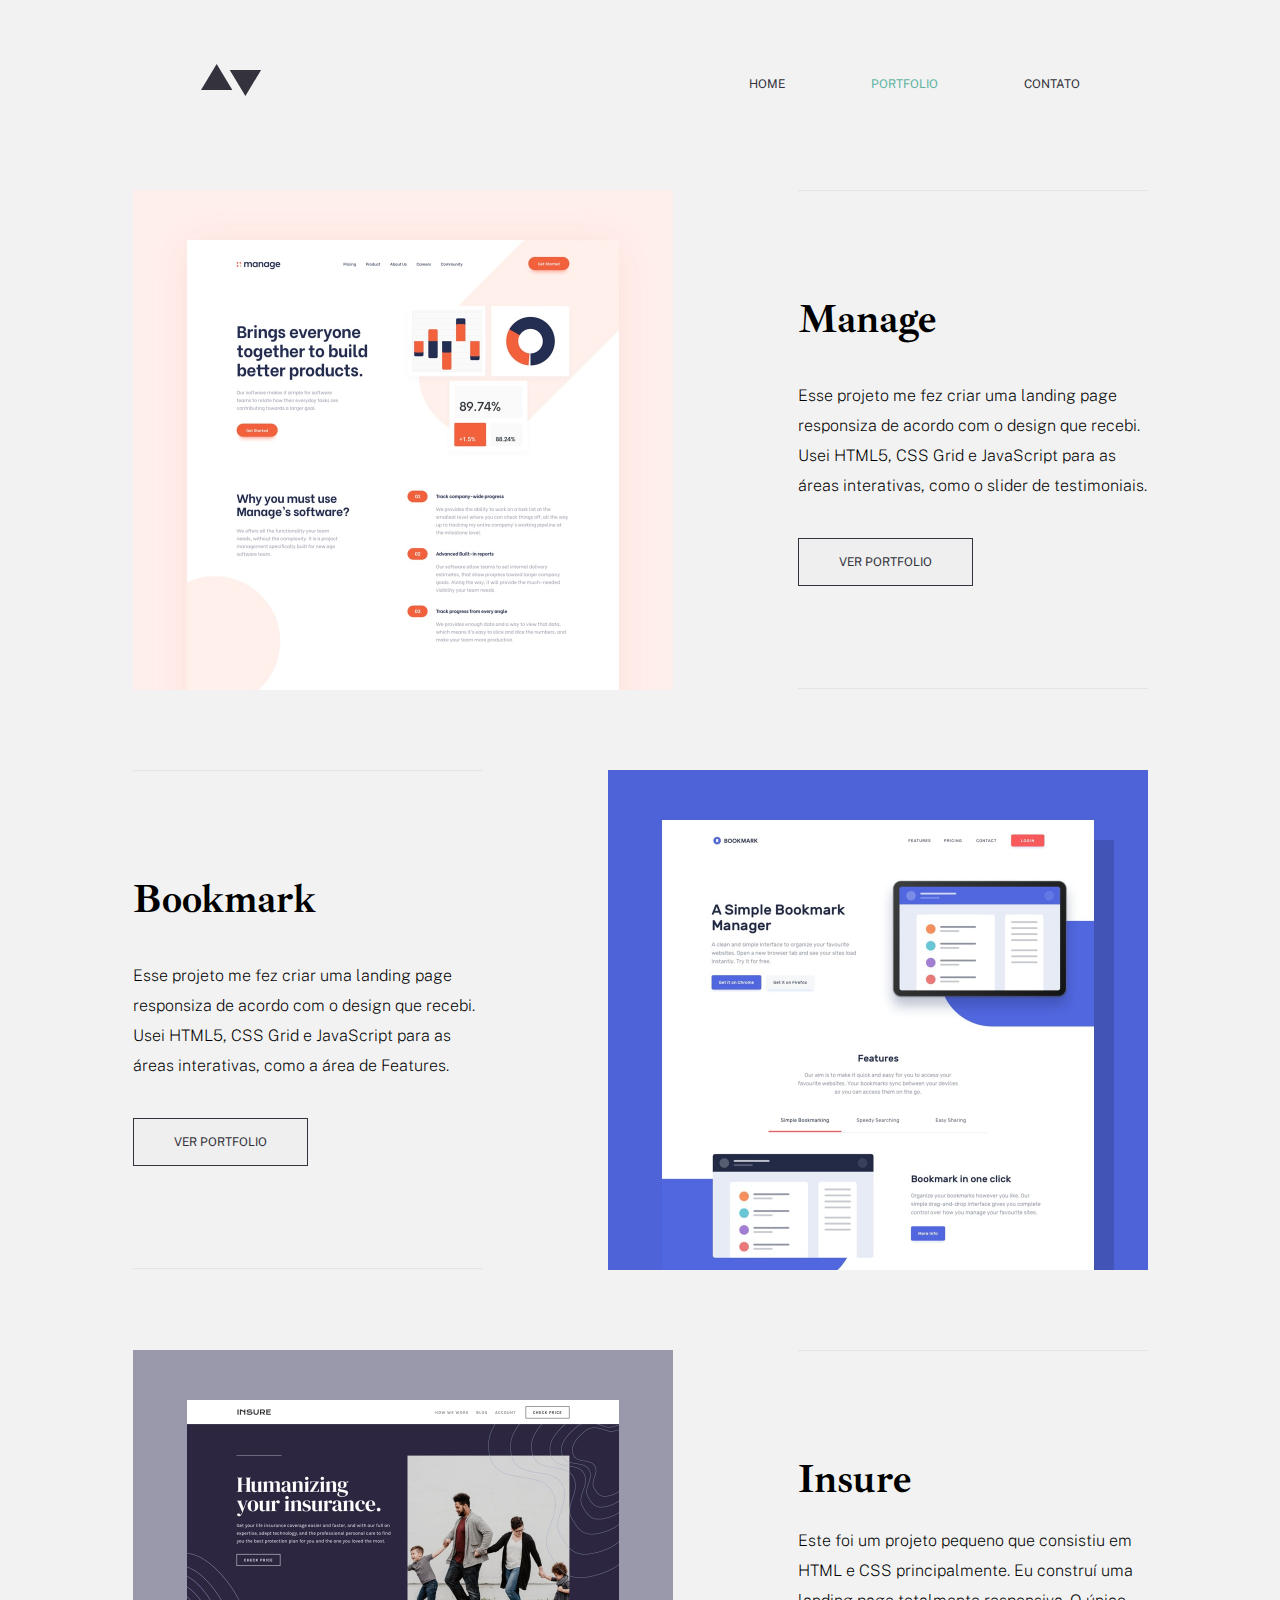
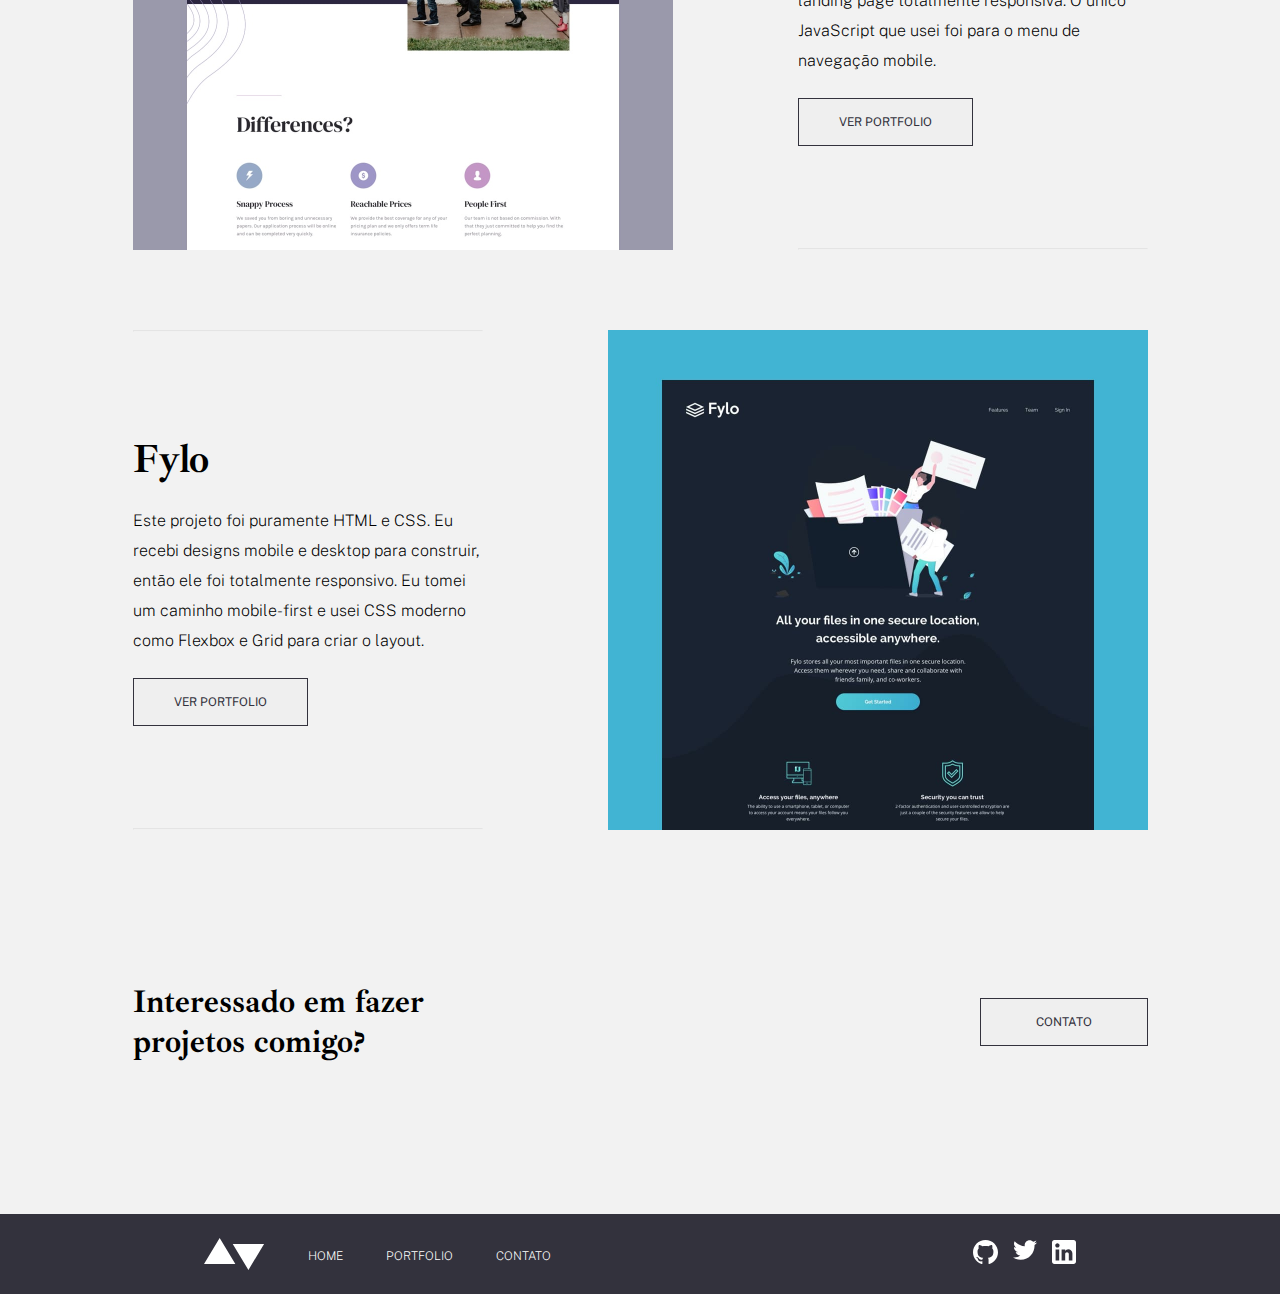
<file: pages/portfolio/index.html>
<!DOCTYPE html>
<html lang="en">

<head>
    <meta charset="UTF-8">
    <meta http-equiv="X-UA-Compatible" content="IE=edge">
    <meta name="viewport" content="width=device-width, initial-scale=1.0">
    <link rel="preconnect" href="https://fonts.googleapis.com">
    <link rel="preconnect" href="https://fonts.gstatic.com" crossorigin>
    <link
        href="https://fonts.googleapis.com/css2?family=Ibarra+Real+Nova:wght@400;500;600;700&family=Public+Sans:wght@100;200;300;400;500;600;700;800;900&display=swap"
        rel="stylesheet">
    <link rel="stylesheet" href="../../css/global.css">
    <link rel="stylesheet" href="../portfolio/style.css">
    <title>Portfolio</title>
</head>

<body>
    <header>
        <div class="logo">
            <img src="../../assets/logo-dark.svg">
        </div>
        <nav>
            <ul>
                <li><a href="../../index.html">HOME</a></li>
                <li><a href="../portfolio/index.html" style="color: rgba(95, 180, 162, 1);">PORTFOLIO</a></li>
                <li><a href="../contato/index.html">CONTATO</a></li>
            </ul>
        </nav>
    </header>

    <main>
        <div class="port first">
            <div class="photo">
                <img src="../../assets/portfolio/manage/image-portfolio-manage.jpg">
            </div>
            <div class="description">
                <hr>
                <div class="description-center">
                    <div class="tittle-desc">
                        <h2>Manage</h2>
                    </div>
                    <div class="text-desc">
                        <span>Esse projeto me fez criar uma landing page responsiza de acordo com o design que recebi.
                            Usei
                            HTML5, CSS Grid e JavaScript para as áreas interativas, como o slider de
                            testimoniais.</span>
                    </div>
                    <a href="../portfolio-01-manage/index.html">
                        <button class="button-portfolio">
                            VER PORTFOLIO
                        </button>
                    </a>
                </div>
                <hr>
            </div>
        </div>
        <div class="port">
            <div class="description">
                <hr>
                <div class="description-center">
                    <div class="tittle-desc">
                        <h2>Bookmark</h2>
                    </div>
                    <div class="text-desc">
                        <span>Esse projeto me fez criar uma landing page responsiza de acordo com o design que recebi.
                            Usei
                            HTML5, CSS Grid e JavaScript para as áreas interativas, como a área de Features.</span>
                    </div>
                    <a href="../portfolio-02-bookmark/index.html">
                        <button class="button-portfolio">
                            VER PORTFOLIO
                        </button>
                    </a>
                </div>
                <hr>
            </div>
            <div class="photo">
                <img src="../../assets/portfolio/bookmark/image-portfolio-bookmark.jpg">
            </div>
        </div>
        <div class="port">
            <div class="photo">
                <img src="../../assets/portfolio/insure/image-portfolio-insure.jpg">
            </div>
            <div class="description">
                <hr>
                <div class="description-center">
                    <div class="tittle-desc">
                        <h2>Insure</h2>
                    </div>
                    <div class="text-desc">
                        <span>Este foi um projeto pequeno que consistiu em HTML e CSS principalmente. Eu construí uma
                            landing page totalmente responsiva. O único JavaScript que usei foi para o menu de navegação
                            mobile.</span>
                    </div>
                    <a href="../portfolio-03-insure/index.html">
                        <button class="button-portfolio">
                            VER PORTFOLIO
                        </button>
                    </a>
                </div>
                <hr>
            </div>
        </div>
        <div class="port">
            <div class="description">
                <hr>
                <div class="description-center">
                    <div class="tittle-desc">
                        <h2>Fylo</h2>
                    </div>
                    <div class="text-desc">
                        <span>Este projeto foi puramente HTML e CSS. Eu recebi designs mobile e desktop para construir,
                            então ele foi totalmente responsivo. Eu tomei um caminho mobile-first e usei CSS moderno
                            como
                            Flexbox e Grid para criar o layout.</span>
                    </div>
                    <a href="../portfolio-04-fylo/index.html">
                        <button class="button-portfolio">
                            VER PORTFOLIO
                        </button>
                    </a>
                </div>
                <hr>
            </div>
            <div class="photo">
                <img src="../../assets/portfolio/fylo/image-portfolio-fylo.jpg">
            </div>
        </div>

        <div class="contacts">
            <div class="contact-tittle">
                <h1>Interessado em fazer projetos comigo?</h1>
            </div>
            <a href="../contato/index.html">
                <button class="contact-button">
                    CONTATO
                </button>
            </a>
        </div>
    </main>

    <footer>
        <nav>
            <img src="../../assets/logo-light.svg">
            <ul>
                <li><a href="../../index.html">HOME</a></li>
                <li><a href="../portfolio/index.html">PORTFOLIO</a></li>
                <li><a href="../contato/index.html">CONTATO</a></li>
            </ul>
        </nav>
        <div class="social">
            <ul>
                <li><a href=""><img src="../../assets/icons/github-light.svg"></a></li>
                <li><a href=""><img src="../../assets/icons/twitter-light.svg"></a></li>
                <li><a href=""><img src="../../assets/icons/linkedin-light.svg"></a></li>
            </ul>
        </div>
    </footer>
</body>

</html>
</file>
<file: css/global.css>
* {
    padding: 0px;
    margin: 0px;
    box-sizing: border-box;
    font-family: 'Ibarra Real Nova', serif;
    font-family: 'Public Sans', sans-serif;
}

h1 {
    font-family: 'Ibarra Real Nova', serif;
}

h2 {
    font-family: 'Ibarra Real Nova', serif;
}

h3 {
    font-family: 'Ibarra Real Nova', serif;
}

span {
    font-family: 'Public Sans', sans-serif;
    font-weight: 200;
}

a span {
    font-weight: 200;
    font-size: 12px;
}

body {
    background-color: rgba(242, 242, 242, 1);
    display: flex;
    flex-direction: column;
    justify-content: space-between;
    align-items: center;

}

header {
    display: flex;
    height: 96px;
    width: 100vw;
    justify-content: space-around;
}

header .logo {
    margin-top: 64px;
    height: 32px;
}

header nav {
    margin-top: 73px;
}

header nav ul {
    display: flex;
    justify-content: space-between;
    list-style: none;
}

header nav ul li {
    margin-left: 43px;

}

header nav ul li a {
    text-decoration: none;
    margin-left: 43px;
    font-size: 12px;
    font-weight: 400;
    color: rgba(51, 50, 61, 1);
}

footer {
    background-color: rgba(51, 50, 61, 1);
    display: flex;
    justify-content: space-around;
    height: 80px;
    width: 100vw;
    align-items: center;
    margin-top: 150px;

}

footer nav {
    display: flex;
    align-items: center;
}

footer nav img {
    height: 32px;
}

footer ul {
    display: flex;
    justify-content: space-between;
    list-style: none;
}

footer nav ul li {
    margin-left: 43px;
}

footer nav ul li a {
    color: white;
    font-weight: 200;
    text-decoration: none;
    font-size: 12px;
    font-weight: 200;
}

footer .social ul li {
    margin-left: 15px;
}
</file>
<file: pages/home/style.css>
* {
    padding: 0px;
    margin: 0px;
    box-sizing: border-box;
}

main .principal {
    height: 600px;
    width: 1110px;
    margin-top: 54px;
    position: sticky;
    display: flex;
    flex-direction: row;
    justify-content: center;
    align-items: center;
    background-image: url(../../assets/home/image-homepage-hero.jpg);
    background-repeat: no-repeat;
    background-size: 100%;
    font-family: 'Ibarra Real Nova', serif;
}

main .principal h1 {
    font-family: 'Ibarra Real Nova', serif;
    margin-top: 56px;
    margin-left: 27px;
    margin-bottom: 101px;
    font-size: 50px;
    line-height: 50px;
}

main .principal .box {
    background-color: rgb(250, 250, 250);
    height: 357px;
    width: 445px;
    position: absolute;
    left: 0;
    bottom: 0px;
}

main .principal .box .box-button {

    display: flex;
    justify-content: space-between;
    align-items: center;
    height: 48px;
    width: 200px;
    position: absolute;
    left: 0;
    bottom: 0px;
}

main .principal .box .box-button:hover svg g {
    stroke: #FFFFFF;
}

main .principal .box .box-button a {
    background-color: rgba(32, 58, 76, 1);
    text-decoration: none;
}

main .principal .box .box-button a:hover {
    background-color: rgba(95, 180, 162, 1);
}

main .principal .box .box-button span {
    color: white;

}

main .principal .box .box-button .icon {
    height: 48px;
    width: 48px;
    background-color: rgba(0, 0, 0, 0.100);
    position: absolute;
    left: 0;
    display: flex;
    justify-content: center;
    align-items: center;
}



main .principal .box .box-button .text {
    height: 48px;
    width: 152px;
    margin-left: 48px;
    display: flex;
    justify-content: center;
    align-items: center;
}

main .about {
    background-color: rgba(242, 242, 242, 1);
    display: flex;
    justify-content: space-between;
    height: 600px;
    width: 1110px;
    margin-top: 149px;
}

main .about .photo img {
    height: 600px;
    width: 540px;
}

main .about .sobre-mim {
    width: 430px;
    display: flex;
    flex-direction: column;
    justify-content: space-between;
}

main .about .sobre-mim hr {
    opacity: 15%;
}

main .about .sobre-mim .tittle-sobre h2 {
    font-size: 40px;
}

main .about .sobre-mim .text-sobre span {
    line-height: 30px;
}

main .about .sobre-mim .button-portfolio {
    display: flex;
    justify-content: center;
    align-items: center;
    align-self: center;
    width: 204px;
    height: 48px;
    border: 1px solid rgba(51, 50, 61, 1);
    color: rgba(51, 50, 61, 1);
    font-size: 12px;
}

main .about .sobre-mim .button-portfolio:hover {
    background-color: rgba(51, 50, 61, 1);
    color: rgba(250, 250, 250, 1);
}

main .about .sobre-mim a {
    text-decoration: none;
}


main .contacts {
    display: flex;
    justify-content: space-between;
    align-items: center;
    height: 84px;
    width: 1110px;
    margin-top: 151px;
}

main .contacts .contact-tittle {
    width: 367px;
}

main .contacts .contact-button {
    display: flex;
    justify-content: center;
    align-items: center;
    height: 48px;
    width: 168px;
    border: 1px solid rgba(51, 50, 61, 1);
    color: rgba(51, 50, 61, 1);
    font-size: 12px;
}

main .contacts .contact-button:hover {
    background-color: rgba(51, 50, 61, 1);
    color: rgba(250, 250, 250, 1);
}

main .contacts a {
    text-decoration: none;
}
</file>
<file: pages/contato/style.css>
hr {
    width: 1110px;
    height: 0px;
}

main .hero {
    height: 354px;
    width: 1110px;
    display: flex;
    flex-direction: column;
    margin-top: 94px;
    justify-content: space-between;
}

main .hero .hero-row {
    display: flex;
    justify-content: space-between;
}

main .hero hr {
    opacity: 15%;
}

main .hero .hero-row .hero-text {
    width: 635px;
}

main .hero .hero-row .hero-text span {
    line-height: 30px;
    opacity: 80%;
}

main .hero .hero-row .hero-text .social ul {
    display: flex;
    list-style: none;
    margin-top: 54px;
}

main .hero .hero-row .hero-text .social ul li {
    margin-right: 16px;
}

main .message-box {
    margin-top: 47px;

}

main .message-box .message-row {
    display: flex;
    justify-content: space-between;
}

main .message-box .message-row .message-input .message-name {
    display: flex;
    flex-direction: column;
}

main .message-box .message-row .message-input .message-email {
    display: flex;
    flex-direction: column;
}

main .message-box .message-row .message-input .message-description {
    display: flex;
    flex-direction: column;
}

main .message-box .message-row .message-input span {
    font-size: 16px;
    line-height: 30px;
    font-weight: 400;
    opacity: 80%;
}

main .message-box .message-row .message-input input {
    width: 635px;
    height: 48px;
    background-color: rgb(234, 234, 235);
    border: none;
    margin-bottom: 24px;
}

main .message-box .message-row .message-input input:hover {
    border: 2px solid rgba(0, 0, 0, 1);
}

main .message-box .message-row .message-input .message-description input {
    height: 96px;
}

main .message-box .message-row .message-input button {
    height: 48px;
    width: 200px;
    background-color: rgba(32, 58, 76, 1);
    color: white;
    font-size: 12px;
    cursor: pointer;
    border: none;
}

main .message-box .message-row .message-input button:hover {
    background-color: rgba(95, 180, 162, 1);
}
</file>
<file: pages/portfolio-01-manage/style.css>
* {
    padding: 0px;
    margin: 0px;
    box-sizing: border-box;
}

main {
    display: flex;
    flex-direction: column;
}

main .hero {
    height: 500px;
    width: 1110px;
    margin-top: 94px;
}

main .hero img {
    height: 500px;
    width: 1110px;
}

main .project {
    width: 1110px;
    margin-top: 115px;
}

main .project .project-row {
    display: flex;
    justify-content: space-between;
}

main .project .project-row .project-first {
    width: 350px;
    height: 496px;
    display: flex;
    flex-direction: column;
    justify-content: space-between;
}

main .project .project-row .project-first hr {
    opacity: 15%;
}

main .project .project-row .project-first h3 {
    font-size: 40px;
}

main .project .project-row .project-first span {
    line-height: 30px;
    font-size: 16px;
    opacity: 80%;
}

main .project .project-row .project-first p {
    color: rgba(95, 180, 162, 1);
    font-size: 16px;
    margin-bottom: 16px;
    line-height: 30px;
}

main .project .project-row .project-first a button {
    height: 48px;
    width: 178px;
    border: 1px solid rgba(51, 50, 61, 1);
    cursor: pointer;
}

main .project .project-row .project-first a button:hover {
    background-color: rgba(51, 50, 61, 1);
    color: rgba(250, 250, 250, 1);
}

main .project .project-row .project-second {
    width: 635px;
    height: 1192px;
    display: flex;
    flex-direction: column;
    justify-content: space-between;
}

main .project .project-row .project-second img {
    height: 400px;
    width: 635px;
}

main .project .project-row .project-second h3 {
    font-size: 32px;
    font-weight: 400;
}

main .project .project-row .project-second span {
    font-size: 15px;
    line-height: 30px;
    opacity: 80%;
}

main .passador {
    height: 130px;
    display: flex;
    flex-direction: column;
    justify-content: space-between;
    margin-top: 64px;
}

main .passador hr {
    opacity: 15%;
}

main .passador .passador-row {
    display: flex;
    justify-content: space-between;
}

main .passador .passador-row a {
    text-decoration: none;
    color: rgba(51, 50, 61, 1);
}

main .passador .passador-row a h3 {
    color: rgba(51, 50, 61, 1);
}

main .passador .passador-row a span {
    color: rgba(51, 50, 61, 1);
    opacity: 50%;
}

main .passador .passador-row .passador-left a {
    display: flex;
    flex-direction: row;
    height: 66px;
    align-items: center;
}

main .passador .passador-row .passador-left a img {
    margin-right: 32px;
}

main .passador .passador-row .passador-left a h3 {
    font-size: 32px;
}

main .passador .passador-row .passador-left a span {
    font-size: 16px;
}

main .passador .passador-row .passador-right a {
    display: flex;
    flex-direction: row;
    height: 66px;
    align-items: center;
}

main .passador .passador-row .passador-right a img {
    margin-left: 32px;
}

main .passador .passador-row .passador-right a h3 {
    font-size: 32px;
}

main .passador .passador-row .passador-right a span {
    font-size: 16px;
}

main .contacts {
    display: flex;
    justify-content: space-between;
    align-items: center;
    height: 84px;
    width: 1110px;
    margin-top: 151px;
}

main .contacts .contact-tittle {
    width: 367px;
}

main .contacts .contact-button {
    display: flex;
    justify-content: center;
    align-items: center;
    height: 48px;
    width: 168px;
    border: 1px solid rgba(51, 50, 61, 1);
    color: rgba(51, 50, 61, 1);
    font-size: 12px;
}

main .contacts .contact-button:hover {
    background-color: rgba(51, 50, 61, 1);
    color: rgba(250, 250, 250, 1);
}

main .contacts a {
    text-decoration: none;
}
</file>
<file: pages/portfolio-02-bookmark/style.css>
* {
    padding: 0px;
    margin: 0px;
    box-sizing: border-box;
}

main {
    display: flex;
    flex-direction: column;
}

main .hero {
    height: 500px;
    width: 1110px;
    margin-top: 94px;
}

main .hero img {
    height: 500px;
    width: 1110px;
}

main .project {
    width: 1110px;
    margin-top: 115px;
}

main .project .project-row {
    display: flex;
    justify-content: space-between;
}

main .project .project-row .project-first {
    width: 350px;
    height: 496px;
    display: flex;
    flex-direction: column;
    justify-content: space-between;
}

main .project .project-row .project-first hr {
    opacity: 15%;
}

main .project .project-row .project-first h3 {
    font-size: 40px;
}

main .project .project-row .project-first span {
    line-height: 30px;
    font-size: 16px;
    opacity: 80%;
}

main .project .project-row .project-first p {
    color: rgba(95, 180, 162, 1);
    font-size: 16px;
    margin-bottom: 16px;
    line-height: 30px;
}

main .project .project-row .project-first a button {
    height: 48px;
    width: 178px;
    border: 1px solid rgba(51, 50, 61, 1);
    cursor: pointer;
}

main .project .project-row .project-first a button:hover {
    background-color: rgba(51, 50, 61, 1);
    color: rgba(250, 250, 250, 1);
}

main .project .project-row .project-second {
    width: 635px;
    height: 1192px;
    display: flex;
    flex-direction: column;
    justify-content: space-between;
}

main .project .project-row .project-second img {
    height: 400px;
    width: 635px;
}

main .project .project-row .project-second h3 {
    font-size: 32px;
    font-weight: 400;
}

main .project .project-row .project-second span {
    font-size: 15px;
    line-height: 30px;
    opacity: 80%;
}

main .passador {
    height: 130px;
    display: flex;
    flex-direction: column;
    justify-content: space-between;
    margin-top: 64px;
}

main .passador hr {
    opacity: 15%;
}

main .passador .passador-row {
    display: flex;
    justify-content: space-between;
}

main .passador .passador-row a {
    text-decoration: none;
    color: rgba(51, 50, 61, 1);
}

main .passador .passador-row a h3 {
    color: rgba(51, 50, 61, 1);
}

main .passador .passador-row a span {
    color: rgba(51, 50, 61, 1);
    opacity: 50%;
}

main .passador .passador-row .passador-left a {
    display: flex;
    flex-direction: row;
    height: 66px;
    align-items: center;
}

main .passador .passador-row .passador-left a img {
    margin-right: 32px;
}

main .passador .passador-row .passador-left a h3 {
    font-size: 32px;
}

main .passador .passador-row .passador-left a span {
    font-size: 16px;
}

main .passador .passador-row .passador-right a {
    display: flex;
    flex-direction: row;
    height: 66px;
    align-items: center;
}

main .passador .passador-row .passador-right a img {
    margin-left: 32px;
}

main .passador .passador-row .passador-right a h3 {
    font-size: 32px;
}

main .passador .passador-row .passador-right a span {
    font-size: 16px;
}

main .contacts {
    display: flex;
    justify-content: space-between;
    align-items: center;
    height: 84px;
    width: 1110px;
    margin-top: 151px;
}

main .contacts .contact-tittle {
    width: 367px;
}

main .contacts .contact-button {
    display: flex;
    justify-content: center;
    align-items: center;
    height: 48px;
    width: 168px;
    border: 1px solid rgba(51, 50, 61, 1);
    color: rgba(51, 50, 61, 1);
    font-size: 12px;
}

main .contacts .contact-button:hover {
    background-color: rgba(51, 50, 61, 1);
    color: rgba(250, 250, 250, 1);
}

main .contacts a {
    text-decoration: none;
}
</file>
<file: pages/portfolio-03-insure/style.css>
* {
    padding: 0px;
    margin: 0px;
    box-sizing: border-box;
}

main {
    display: flex;
    flex-direction: column;
}

main .hero {
    height: 500px;
    width: 1110px;
    margin-top: 94px;
}

main .hero img {
    height: 500px;
    width: 1110px;
}

main .project {
    width: 1110px;
    margin-top: 115px;
}

main .project .project-row {
    display: flex;
    justify-content: space-between;
}

main .project .project-row .project-first {
    width: 350px;
    height: 496px;
    display: flex;
    flex-direction: column;
    justify-content: space-between;
}

main .project .project-row .project-first hr {
    opacity: 15%;
}

main .project .project-row .project-first h3 {
    font-size: 40px;
}

main .project .project-row .project-first span {
    line-height: 30px;
    font-size: 16px;
    opacity: 80%;
}

main .project .project-row .project-first p {
    color: rgba(95, 180, 162, 1);
    font-size: 16px;
    margin-bottom: 16px;
    line-height: 30px;
}

main .project .project-row .project-first a button {
    height: 48px;
    width: 178px;
    border: 1px solid rgba(51, 50, 61, 1);
    cursor: pointer;
}

main .project .project-row .project-first a button:hover {
    background-color: rgba(51, 50, 61, 1);
    color: rgba(250, 250, 250, 1);
}

main .project .project-row .project-second {
    width: 635px;
    height: 1192px;
    display: flex;
    flex-direction: column;
    justify-content: space-between;
}

main .project .project-row .project-second img {
    height: 400px;
    width: 635px;
}

main .project .project-row .project-second h3 {
    font-size: 32px;
    font-weight: 400;
}

main .project .project-row .project-second span {
    font-size: 15px;
    line-height: 30px;
    opacity: 80%;
}

main .passador {
    height: 130px;
    display: flex;
    flex-direction: column;
    justify-content: space-between;
    margin-top: 64px;
}

main .passador hr {
    opacity: 15%;
}

main .passador .passador-row {
    display: flex;
    justify-content: space-between;
}

main .passador .passador-row a {
    text-decoration: none;
    color: rgba(51, 50, 61, 1);
}

main .passador .passador-row a h3 {
    color: rgba(51, 50, 61, 1);
}

main .passador .passador-row a span {
    color: rgba(51, 50, 61, 1);
    opacity: 50%;
}

main .passador .passador-row .passador-left a {
    display: flex;
    flex-direction: row;
    height: 66px;
    align-items: center;
}

main .passador .passador-row .passador-left a img {
    margin-right: 32px;
}

main .passador .passador-row .passador-left a h3 {
    font-size: 32px;
}

main .passador .passador-row .passador-left a span {
    font-size: 16px;
}

main .passador .passador-row .passador-right a {
    display: flex;
    flex-direction: row;
    height: 66px;
    align-items: center;
}

main .passador .passador-row .passador-right a img {
    margin-left: 32px;
}

main .passador .passador-row .passador-right a h3 {
    font-size: 32px;
}

main .passador .passador-row .passador-right a span {
    font-size: 16px;
}

main .contacts {
    display: flex;
    justify-content: space-between;
    align-items: center;
    height: 84px;
    width: 1110px;
    margin-top: 151px;
}

main .contacts .contact-tittle {
    width: 367px;
}

main .contacts .contact-button {
    display: flex;
    justify-content: center;
    align-items: center;
    height: 48px;
    width: 168px;
    border: 1px solid rgba(51, 50, 61, 1);
    color: rgba(51, 50, 61, 1);
    font-size: 12px;
}

main .contacts .contact-button:hover {
    background-color: rgba(51, 50, 61, 1);
    color: rgba(250, 250, 250, 1);
}

main .contacts a {
    text-decoration: none;
}
</file>
<file: pages/portfolio-04-fylo/style.css>
* {
    padding: 0px;
    margin: 0px;
    box-sizing: border-box;
}

main {
    display: flex;
    flex-direction: column;
}

main .hero {
    height: 500px;
    width: 1110px;
    margin-top: 94px;
}

main .hero img {
    height: 500px;
    width: 1110px;
}

main .project {
    width: 1110px;
    margin-top: 115px;
}

main .project .project-row {
    display: flex;
    justify-content: space-between;
}

main .project .project-row .project-first {
    width: 350px;
    height: 496px;
    display: flex;
    flex-direction: column;
    justify-content: space-between;
}

main .project .project-row .project-first hr {
    opacity: 15%;
}

main .project .project-row .project-first h3 {
    font-size: 40px;
}

main .project .project-row .project-first span {
    line-height: 30px;
    font-size: 16px;
    opacity: 80%;
}

main .project .project-row .project-first p {
    color: rgba(95, 180, 162, 1);
    font-size: 16px;
    margin-bottom: 16px;
    line-height: 30px;
}

main .project .project-row .project-first a button {
    height: 48px;
    width: 178px;

    border: 1px solid rgba(51, 50, 61, 1);
    cursor: pointer;
}

main .project .project-row .project-first a button:hover {
    background-color: rgba(51, 50, 61, 1);
    color: rgba(250, 250, 250, 1);
}

main .project .project-row .project-second {
    width: 635px;
    height: 1192px;
    display: flex;
    flex-direction: column;
    justify-content: space-between;
}

main .project .project-row .project-second img {
    height: 400px;
    width: 635px;
}

main .project .project-row .project-second h3 {
    font-size: 32px;
    font-weight: 400;
}

main .project .project-row .project-second span {
    font-size: 15px;
    line-height: 30px;
    opacity: 80%;
}

main .passador {
    height: 130px;
    display: flex;
    flex-direction: column;
    justify-content: space-between;
    margin-top: 64px;
}

main .passador hr {
    opacity: 15%;
}

main .passador .passador-row {
    display: flex;
    justify-content: space-between;
}

main .passador .passador-row a {
    text-decoration: none;
    color: rgba(51, 50, 61, 1);
}

main .passador .passador-row a h3 {
    color: rgba(51, 50, 61, 1);
}

main .passador .passador-row a span {
    color: rgba(51, 50, 61, 1);
    opacity: 50%;
}

main .passador .passador-row .passador-left a {
    display: flex;
    flex-direction: row;
    height: 66px;
    align-items: center;
}

main .passador .passador-row .passador-left a img {
    margin-right: 32px;
}

main .passador .passador-row .passador-left a h3 {
    font-size: 32px;
}

main .passador .passador-row .passador-left a span {
    font-size: 16px;
}

main .passador .passador-row .passador-right a {
    display: flex;
    flex-direction: row;
    height: 66px;
    align-items: center;
}

main .passador .passador-row .passador-right a img {
    margin-left: 32px;
}

main .passador .passador-row .passador-right a h3 {
    font-size: 32px;
}

main .passador .passador-row .passador-right a span {
    font-size: 16px;
}

main .contacts {
    display: flex;
    justify-content: space-between;
    align-items: center;
    height: 84px;
    width: 1110px;
    margin-top: 151px;
}

main .contacts .contact-tittle {
    width: 367px;
}

main .contacts .contact-button {
    display: flex;
    justify-content: center;
    align-items: center;
    height: 48px;
    width: 168px;
    border: 1px solid rgba(51, 50, 61, 1);
    color: rgba(51, 50, 61, 1);
    font-size: 12px;
}

main .contacts .contact-button:hover {
    background-color: rgba(51, 50, 61, 1);
    color: rgba(250, 250, 250, 1);
}

main .contacts a {
    text-decoration: none;
}
</file>
<file: pages/portfolio/style.css>
main .port {
    background-color: rgba(242, 242, 242, 1);
    display: flex;
    justify-content: space-between;
    height: 500px;
    width: 1015px;
    margin-top: 80px;
    margin-left: auto;
    margin-right: auto;
}

main .first {
    margin-top: 94px;
}

main .port .photo img {
    height: 500px;
    width: 540px;
}

main .port .description {
    width: 350px;
    display: flex;
    flex-direction: column;
    justify-content: space-between;
}

main .port .description hr {
    opacity: 15%;
}

main .port .description .description-center {
    height: 292px;
    width: 350px;
    display: flex;
    flex-direction: column;
    justify-content: space-between;
}

main .port .description .tittle-desc h2 {
    font-size: 40px;
}

main .port .description .text-desc span {
    line-height: 30px;
}

main .port .description .button-portfolio {
    display: flex;
    justify-content: center;
    align-items: center;
    color: rgba(51, 50, 61, 1);
    font-size: 12px;
    width: 175px;
    height: 48px;
    border: 1px solid rgba(51, 50, 61, 1);
}

main .port .description .button-portfolio:hover {
    background-color: rgba(51, 50, 61, 1);
    color: rgba(250, 250, 250, 1);
}

main .port .description .description-center a {
    text-decoration: none;
}

main .contacts {
    display: flex;
    justify-content: space-between;
    align-items: center;
    height: 84px;
    width: 1015px;
    margin-top: 150px;
}

main .contacts .contact-tittle {
    width: 367px;
}

main .contacts .contact-button {
    display: flex;
    justify-content: center;
    align-items: center;
    height: 48px;
    width: 168px;
    border: 1px solid rgba(51, 50, 61, 1);
    color: rgba(51, 50, 61, 1);
    font-size: 12px;
}

main .contacts .contact-button:hover {
    background-color: rgba(51, 50, 61, 1);
    color: rgba(250, 250, 250, 1);
}

main .contacts a {
    text-decoration: none;
}
</file>
